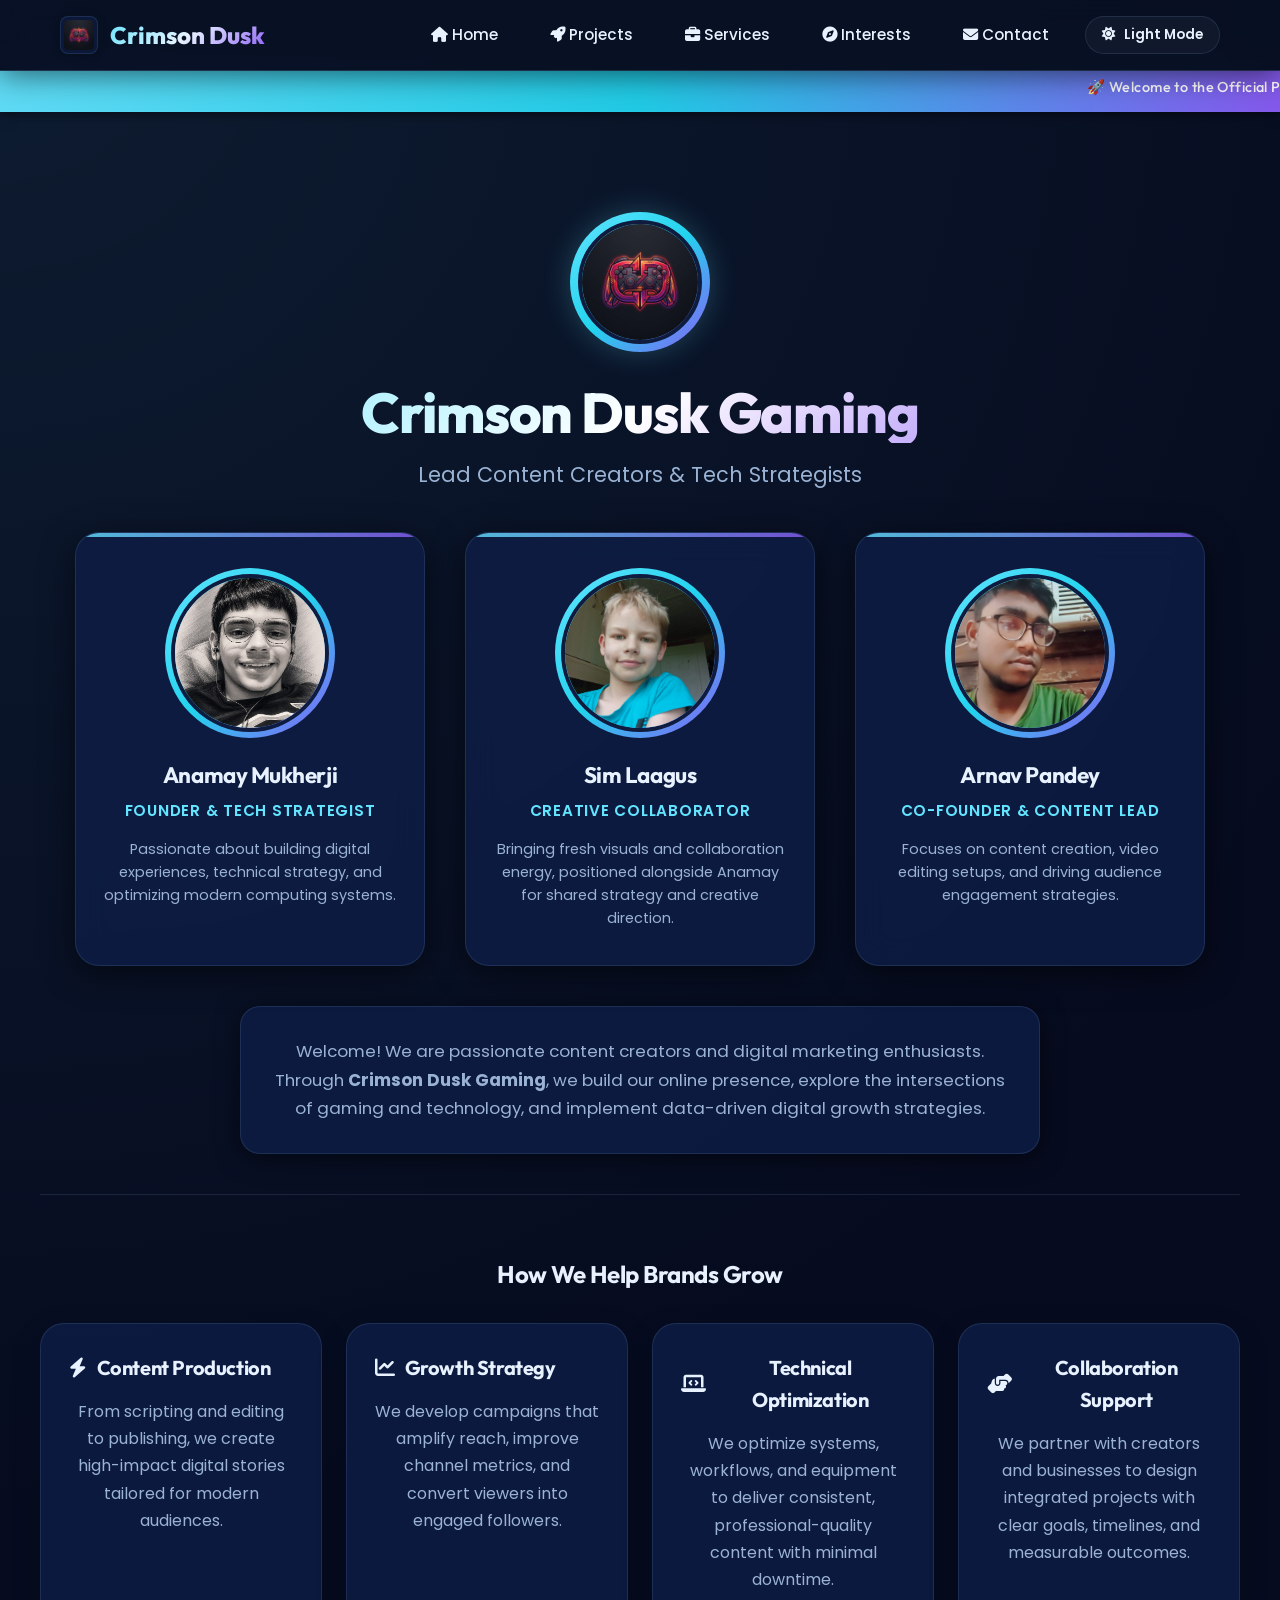
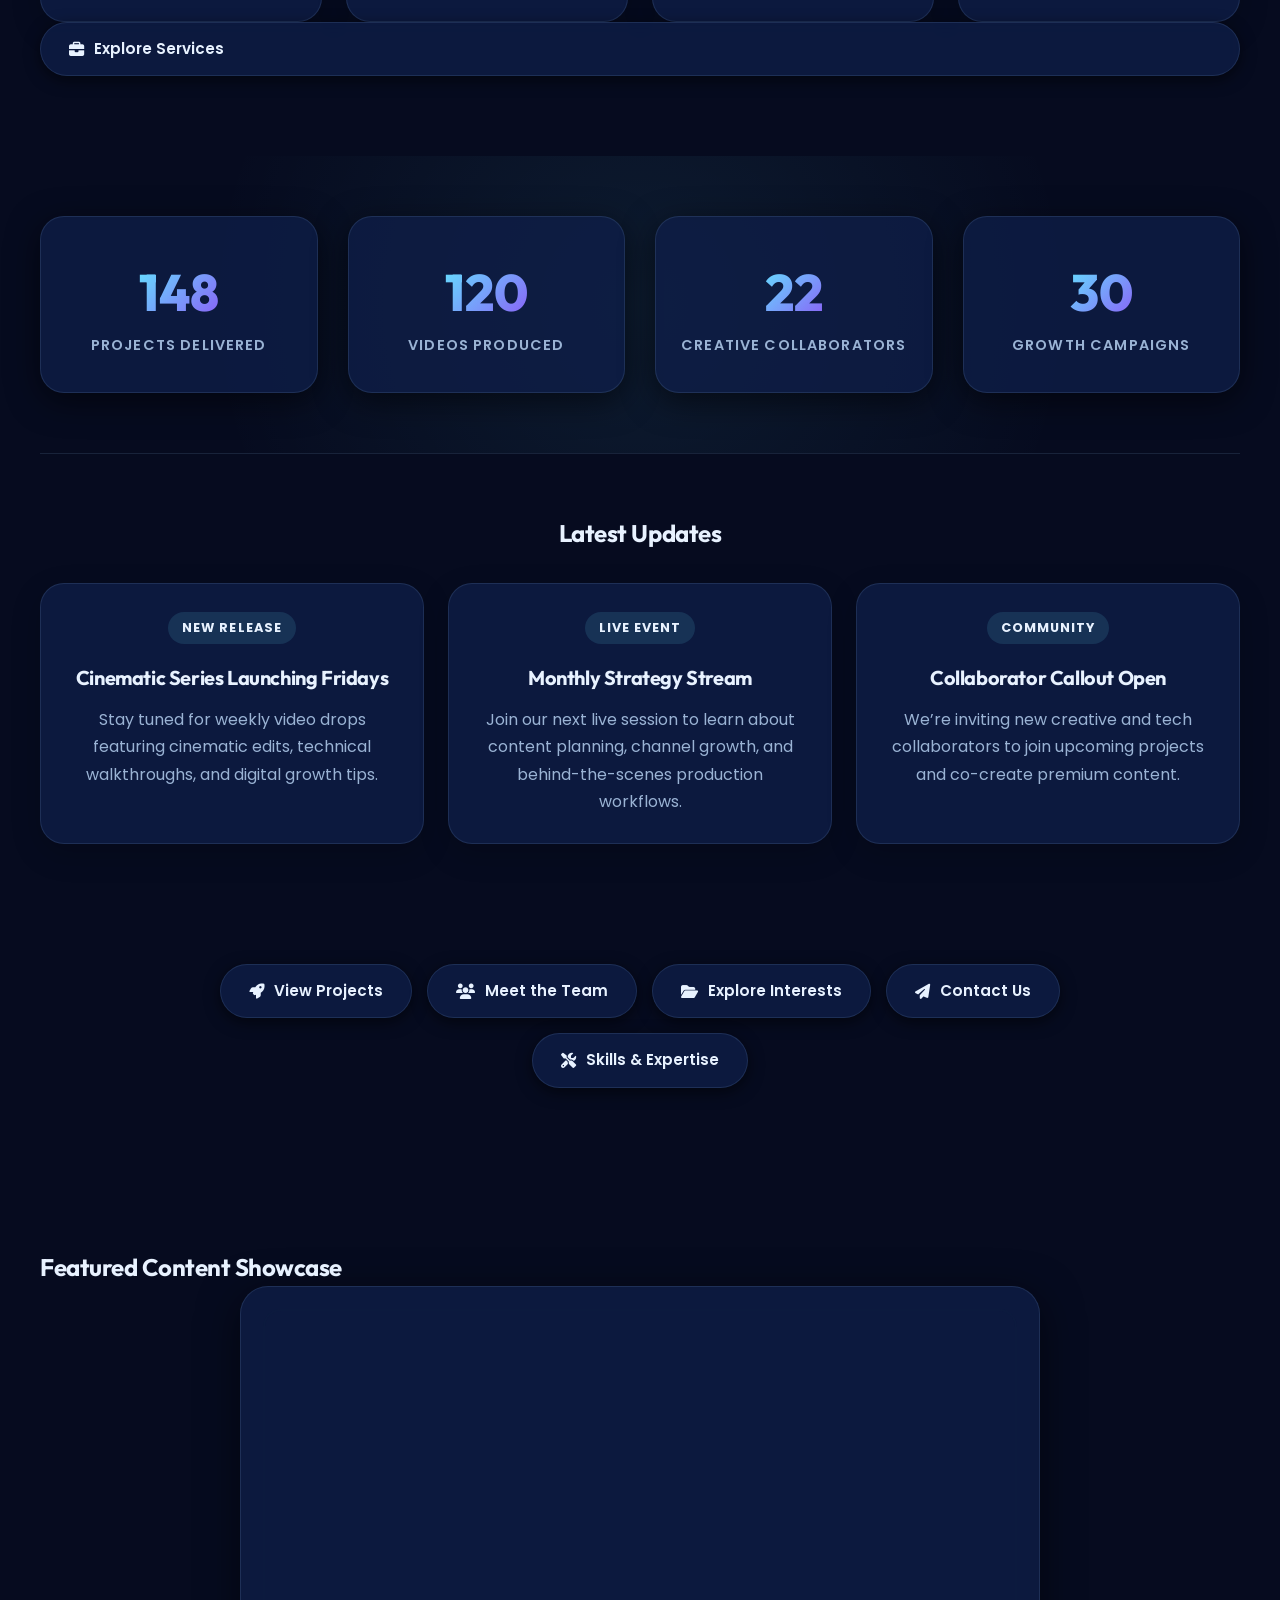
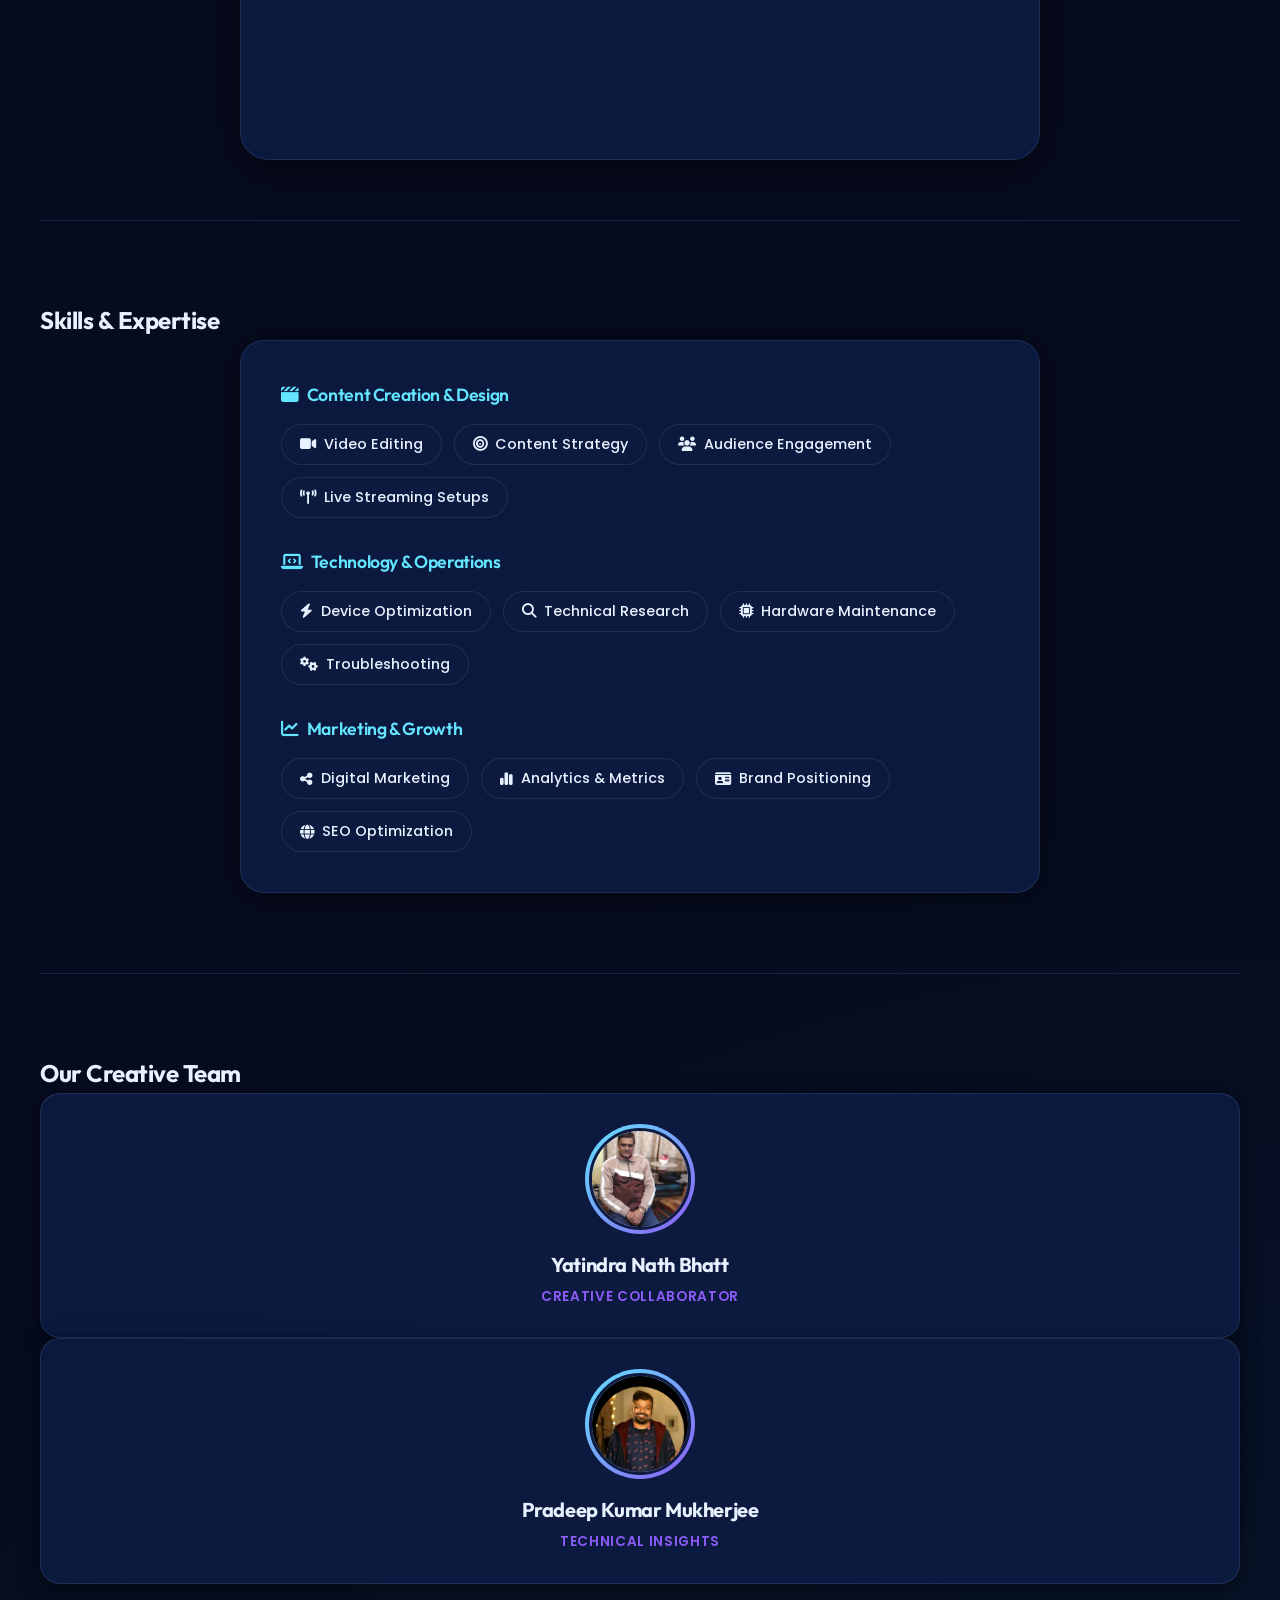
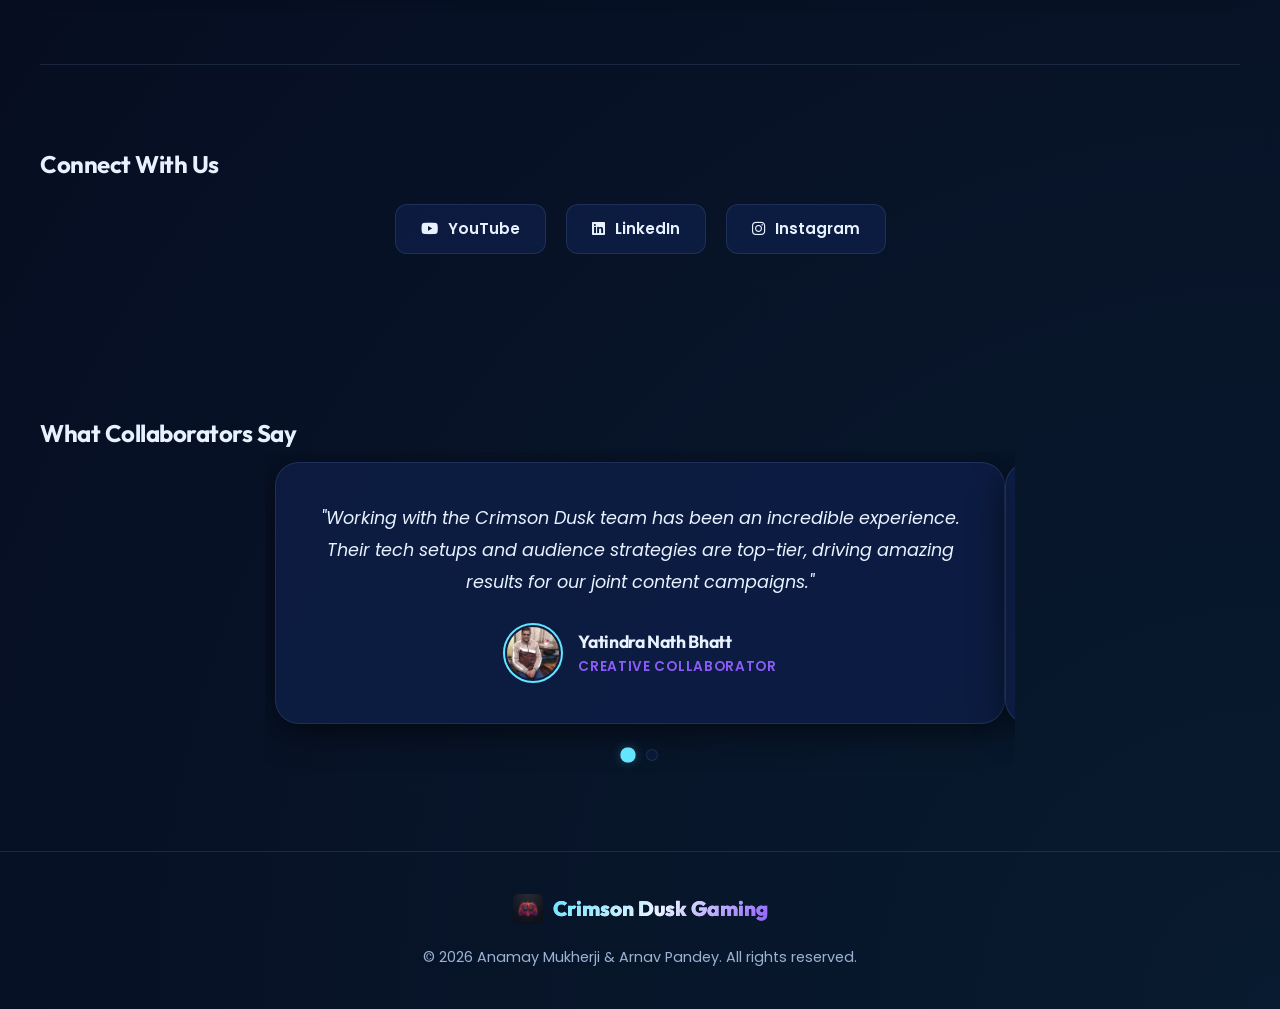
<file: index.html>
<!DOCTYPE html>
<html lang="en">

<head>
    <meta charset="UTF-8">
    <meta name="viewport" content="width=device-width, initial-scale=1.0">
    <meta name="description"
        content="Crimson Dusk Gaming Official Portfolio - Lead Content Creator & Tech Strategist. Explore projects, digital marketing, and technical strategy.">
    <meta name="author" content="Anamay Mukherji & Arnav Pandey">
    <meta name="keywords"
        content="Crimson Dusk Gaming, Gaming Channel, Content Creator, Tech Strategist, Anamay Mukherji, Arnav Pandey, Portfolio, Video Editing, Digital Marketing">
    <title>Crimson Dusk Gaming | Official Portfolio</title>
    <!-- FontAwesome Icons -->
    <link rel="stylesheet" href="https://cdnjs.cloudflare.com/ajax/libs/font-awesome/6.4.0/css/all.min.css">
    <!-- Main Stylesheet -->
    <link rel="stylesheet" href="style.css">
</head>

<body>

    <!-- Navigation Header -->
    <nav class="navbar">
        <div class="container navbar-container">
            <a href="index.html" class="brand">
                <img src="logo.png" alt="Crimson Dusk Gaming Logo" class="brand-logo">
                <span class="brand-text">Crimson Dusk</span>
            </a>
            <ul class="nav-menu">
                <li><a href="index.html" class="nav-link"><i class="fa-solid fa-house"></i> Home</a></li>
                <li><a href="projects.html" class="nav-link"><i class="fa-solid fa-rocket"></i> Projects</a></li>
                <li><a href="services.html" class="nav-link"><i class="fa-solid fa-briefcase"></i> Services</a></li>
                <li><a href="project2.html" class="nav-link"><i class="fa-solid fa-compass"></i> Interests</a></li>
                <li><a href="contact.html" class="nav-link"><i class="fa-solid fa-envelope"></i> Contact</a></li>
                <li>
                    <button id="themeToggle" class="theme-toggle-btn">
                        <i class="fa-solid fa-moon"></i> Dark Mode
                    </button>
                </li>
            </ul>
        </div>
    </nav>

    <!-- Scrolling Ticker -->
    <div class="ticker-container">
        <div class="ticker-content">
            <marquee scrollamount="8" class="ticker">
                🚀 Welcome to the Official Portfolio! | Content Creation & Tech Strategy | Digital Marketing & Gaming |
                Check out our latest project initiatives below!
            </marquee>
        </div>
    </div>

    <!-- Hero Section -->
    <header class="hero-section container">
        <div class="hero-logo-container">
            <img src="logo.png" alt="Crimson Dusk Logo" class="hero-logo-img">
        </div>
        <h1 class="hero-title">Crimson Dusk Gaming</h1>
        <p class="hero-subtitle">Lead Content Creators & Tech Strategists</p>

        <!-- Founders Section -->
        <div class="profile-grid">
            <div class="profile-card">
                <div class="profile-card-image-wrapper">
                    <img src="WhatsApp Image 2026-06-04 at 2.46.51 AM.jpeg" alt="Anamay Mukherji"
                        class="profile-card-img">
                </div>
                <h3>Anamay Mukherji</h3>
                <p class="role">Founder & Tech Strategist</p>
                <p class="bio">Passionate about building digital experiences, technical strategy, and optimizing modern
                    computing systems.</p>
            </div>
            <div class="profile-card">
                <div class="profile-card-image-wrapper">
                    <img src="WhatsApp Image 2026-06-06 at 7.03.57 PM.jpeg" alt="Sim Laggus" class="profile-card-img">
                </div>
                <h3>Sim Laagus</h3>
                <p class="role">Creative Collaborator</p>
                <p class="bio">Bringing fresh visuals and collaboration energy, positioned alongside Anamay for shared
                    strategy and creative direction.</p>
            </div>
            <div class="profile-card">
                <div class="profile-card-image-wrapper">
                    <img src="WhatsApp Image 2026-06-04 at 10.17.42 PM.jpeg" alt="Arnav Pandey"
                        class="profile-card-img">
                </div>
                <h3>Arnav Pandey</h3>
                <p class="role">Co-Founder & Content Lead</p>
                <p class="bio">Focuses on content creation, video editing setups, and driving audience engagement
                    strategies.</p>
            </div>
        </div>

        <!-- About Summary -->
        <div
            style="max-width: 800px; margin: 40px auto; background-color: var(--card-bg); border: 1px solid var(--card-border); padding: 30px; border-radius: 20px; box-shadow: 0 4px 25px var(--shadow);">
            <p style="font-size: 1.05rem; line-height: 1.7; color: var(--text-secondary);">
                Welcome! We are passionate content creators and digital marketing enthusiasts. Through <strong>Crimson
                    Dusk Gaming</strong>, we build our online presence, explore the intersections of gaming and
                technology, and implement data-driven digital growth strategies.
            </p>
        </div>

        <!-- Services Overview -->
        <section class="section-padding container services-overview">
            <h2 class="section-title">How We Help Brands Grow</h2>
            <div class="service-grid">
                <article class="service-card">
                    <h3><i class="fa-solid fa-bolt"></i> Content Production</h3>
                    <p>From scripting and editing to publishing, we create high-impact digital stories tailored for modern audiences.</p>
                </article>
                <article class="service-card">
                    <h3><i class="fa-solid fa-chart-line"></i> Growth Strategy</h3>
                    <p>We develop campaigns that amplify reach, improve channel metrics, and convert viewers into engaged followers.</p>
                </article>
                <article class="service-card">
                    <h3><i class="fa-solid fa-laptop-code"></i> Technical Optimization</h3>
                    <p>We optimize systems, workflows, and equipment to deliver consistent, professional-quality content with minimal downtime.</p>
                </article>
                <article class="service-card">
                    <h3><i class="fa-solid fa-handshake-angle"></i> Collaboration Support</h3>
                    <p>We partner with creators and businesses to design integrated projects with clear goals, timelines, and measurable outcomes.</p>
                </article>
            </div>
            <div class="services-cta">
                <a href="services.html" class="action-btn btn-blue"><i class="fa-solid fa-briefcase"></i> Explore Services</a>
            </div>
        </section>

        <!-- Performance Stats -->
        <section class="stats-section container">
            <div class="stats-grid">
                <div class="stat-card">
                    <span class="stat-number" data-target="150">0</span>
                    <p class="stat-label">Projects Delivered</p>
                </div>
                <div class="stat-card">
                    <span class="stat-number" data-target="120">0</span>
                    <p class="stat-label">Videos Produced</p>
                </div>
                <div class="stat-card">
                    <span class="stat-number" data-target="30">0</span>
                    <p class="stat-label">Creative Collaborators</p>
                </div>
                <div class="stat-card">
                    <span class="stat-number" data-target="40">0</span>
                    <p class="stat-label">Growth Campaigns</p>
                </div>
            </div>
        </section>

        <!-- Latest Updates -->
        <section class="section-padding container updates-section">
            <h2 class="section-title">Latest Updates</h2>
            <div class="updates-grid">
                <article class="update-card">
                    <span class="update-badge">New Release</span>
                    <h3>Cinematic Series Launching Fridays</h3>
                    <p>Stay tuned for weekly video drops featuring cinematic edits, technical walkthroughs, and digital growth tips.</p>
                </article>
                <article class="update-card">
                    <span class="update-badge">Live Event</span>
                    <h3>Monthly Strategy Stream</h3>
                    <p>Join our next live session to learn about content planning, channel growth, and behind-the-scenes production workflows.</p>
                </article>
                <article class="update-card">
                    <span class="update-badge">Community</span>
                    <h3>Collaborator Callout Open</h3>
                    <p>We’re inviting new creative and tech collaborators to join upcoming projects and co-create premium content.</p>
                </article>
            </div>
        </section>

        <!-- Action Grid / Navigation Buttons -->
        <div class="action-grid">
            <a href="projects.html" class="action-btn btn-saffron">
                <i class="fa-solid fa-rocket"></i> View Projects
            </a>
            <a href="team.html" class="action-btn btn-green">
                <i class="fa-solid fa-users"></i> Meet the Team
            </a>
            <a href="project2.html" class="action-btn btn-green">
                <i class="fa-solid fa-folder-open"></i> Explore Interests
            </a>
            <a href="contact.html" class="action-btn btn-blue">
                <i class="fa-solid fa-paper-plane"></i> Contact Us
            </a>
            <a href="#skills" class="action-btn btn-white">
                <i class="fa-solid fa-screwdriver-wrench"></i> Skills & Expertise
            </a>
        </div>
    </header>

    <!-- Video Showcase Section -->
    <section class="video-showcase-container container">
        <h2 class="section-title">Featured Content Showcase</h2>
        <div class="video-showcase">
            <div class="video-wrapper">
                <iframe src="https://www.youtube.com/embed/Ke1Y333uUC8" title="Crimson Dusk Gaming Featured Video"
                    allow="accelerometer; autoplay; clipboard-write; encrypted-media; gyroscope; picture-in-picture; web-share"
                    allowfullscreen></iframe>
            </div>
        </div>
    </section>

    <!-- Skills Section -->
    <section id="skills" class="section-padding container">
        <h2 class="section-title">Skills & Expertise</h2>
        <div class="skills-container">
            <div class="skills-category">
                <h3 class="skills-category-title"><i class="fa-solid fa-clapperboard"></i> Content Creation & Design
                </h3>
                <div class="skills-grid">
                    <span class="skill-badge"><i class="fa-solid fa-video"></i> Video Editing</span>
                    <span class="skill-badge"><i class="fa-solid fa-bullseye"></i> Content Strategy</span>
                    <span class="skill-badge"><i class="fa-solid fa-users"></i> Audience Engagement</span>
                    <span class="skill-badge"><i class="fa-solid fa-broadcast-tower"></i> Live Streaming Setups</span>
                </div>
            </div>

            <div class="skills-category">
                <h3 class="skills-category-title"><i class="fa-solid fa-laptop-code"></i> Technology & Operations</h3>
                <div class="skills-grid">
                    <span class="skill-badge"><i class="fa-solid fa-bolt"></i> Device Optimization</span>
                    <span class="skill-badge"><i class="fa-solid fa-magnifying-glass"></i> Technical Research</span>
                    <span class="skill-badge"><i class="fa-solid fa-microchip"></i> Hardware Maintenance</span>
                    <span class="skill-badge"><i class="fa-solid fa-gears"></i> Troubleshooting</span>
                </div>
            </div>

            <div class="skills-category">
                <h3 class="skills-category-title"><i class="fa-solid fa-chart-line"></i> Marketing & Growth</h3>
                <div class="skills-grid">
                    <span class="skill-badge"><i class="fa-solid fa-share-nodes"></i> Digital Marketing</span>
                    <span class="skill-badge"><i class="fa-solid fa-chart-simple"></i> Analytics & Metrics</span>
                    <span class="skill-badge"><i class="fa-solid fa-id-card"></i> Brand Positioning</span>
                    <span class="skill-badge"><i class="fa-solid fa-globe"></i> SEO Optimization</span>
                </div>
            </div>
        </div>
    </section>

    <!-- Creative Collaborators -->
    <section class="section-padding container">
        <h2 class="section-title">Our Creative Team</h2>
        <div class="collaborator-grid">
            <div class="collaborator-card">
                <div class="collab-img-wrapper">
                    <img src="WhatsApp Image 2026-06-04 at 3.35.36 AM.jpeg" alt="Yatindra Nath Bhatt"
                        class="collab-img">
                </div>
                <h3>Yatindra Nath Bhatt</h3>
                <p class="role">Creative Collaborator</p>
            </div>
            <div class="collaborator-card">
                <div class="collab-img-wrapper">
                    <img src="WhatsApp Image 2026-06-07 at 5.34.29 PM.jpeg" alt="Pradeep Kumar Mukherjee"
                        class="collab-img">
                </div>
                <h3>Pradeep Kumar Mukherjee</h3>
                <p class="role">Technical Insights</p>
            </div>
        </div>
    </section>

    <!-- Social Connect -->
    <section class="section-padding container" style="border-bottom: none;">
        <h2 class="section-title">Connect With Us</h2>
        <div class="social-grid">
            <a href="https://youtube.com/@crimsonduskgaming647?si=PKHKtWawF-EWZlB4" target="_blank"
                class="social-btn yt">
                <i class="fa-brands fa-youtube"></i> YouTube
            </a>
            <a href="https://www.linkedin.com/in/anamay-mukherji-0909a73ab" target="_blank" rel="noopener noreferrer" class="social-btn li">
                <i class="fa-brands fa-linkedin"></i> LinkedIn
            </a>
            <a href="https://www.instagram.com/anamay_383738" target="_blank" rel="noopener noreferrer" class="social-btn ig">
                <i class="fa-brands fa-instagram"></i> Instagram
            </a>
        </div>
    </section>

    <!-- Testimonials Section -->
    <section class="testimonials-section container">
        <h2 class="section-title">What Collaborators Say</h2>
        <div class="slider-container">
            <div class="testimonial-slider" id="testimonialSlider">
                <!-- Slide 1 -->
                <div class="testimonial-slide">
                    <p class="testimonial-quote">
                        "Working with the Crimson Dusk team has been an incredible experience. Their tech setups and
                        audience strategies are top-tier, driving amazing results for our joint content campaigns."
                    </p>
                    <div class="testimonial-author">
                        <img src="WhatsApp Image 2026-06-04 at 3.35.36 AM.jpeg" alt="Yatindra Nath Bhatt">
                        <div class="testimonial-author-info">
                            <h4>Yatindra Nath Bhatt</h4>
                            <p>Creative Collaborator</p>
                        </div>
                    </div>
                </div>
                <!-- Slide 2 -->
                <div class="testimonial-slide">
                    <p class="testimonial-quote">
                        "The technical precision and analytical optimization that Anamay and Arnav bring to the table is
                        unmatched. They don't just create content, they optimize the entire delivery pipeline."
                    </p>
                    <div class="testimonial-author">
                        <img src="WhatsApp Image 2026-06-04 at 3.36.34 AM.jpeg" alt="Pradeep Kumar Mukherjee">
                        <div class="testimonial-author-info">
                            <h4>Pradeep Kumar Mukherjee</h4>
                            <p>Technical Insights Lead</p>
                        </div>
                    </div>
                </div>
            </div>
            <!-- Slider Controls -->
            <div class="slider-controls" id="sliderControls">
                <span class="slider-dot active" data-index="0"></span>
                <span class="slider-dot" data-index="1"></span>
            </div>
        </div>
    </section>

    <!-- Footer -->
    <footer class="footer">
        <div class="container">
            <div class="footer-logo"
                style="display: inline-flex; align-items: center; gap: 10px; justify-content: center;">
                <img src="logo.png" alt="Crimson Dusk Logo" style="height: 30px; width: auto; border-radius: 5px;">
                <span class="brand-text">Crimson Dusk Gaming</span>
            </div>
            <p style="margin-top: 10px;">&copy; 2026 Anamay Mukherji & Arnav Pandey. All rights reserved.</p>
        </div>
    </footer>

    <!-- Main JavaScript -->
    <script src="script.js"></script>
</body>

</html>
</file>
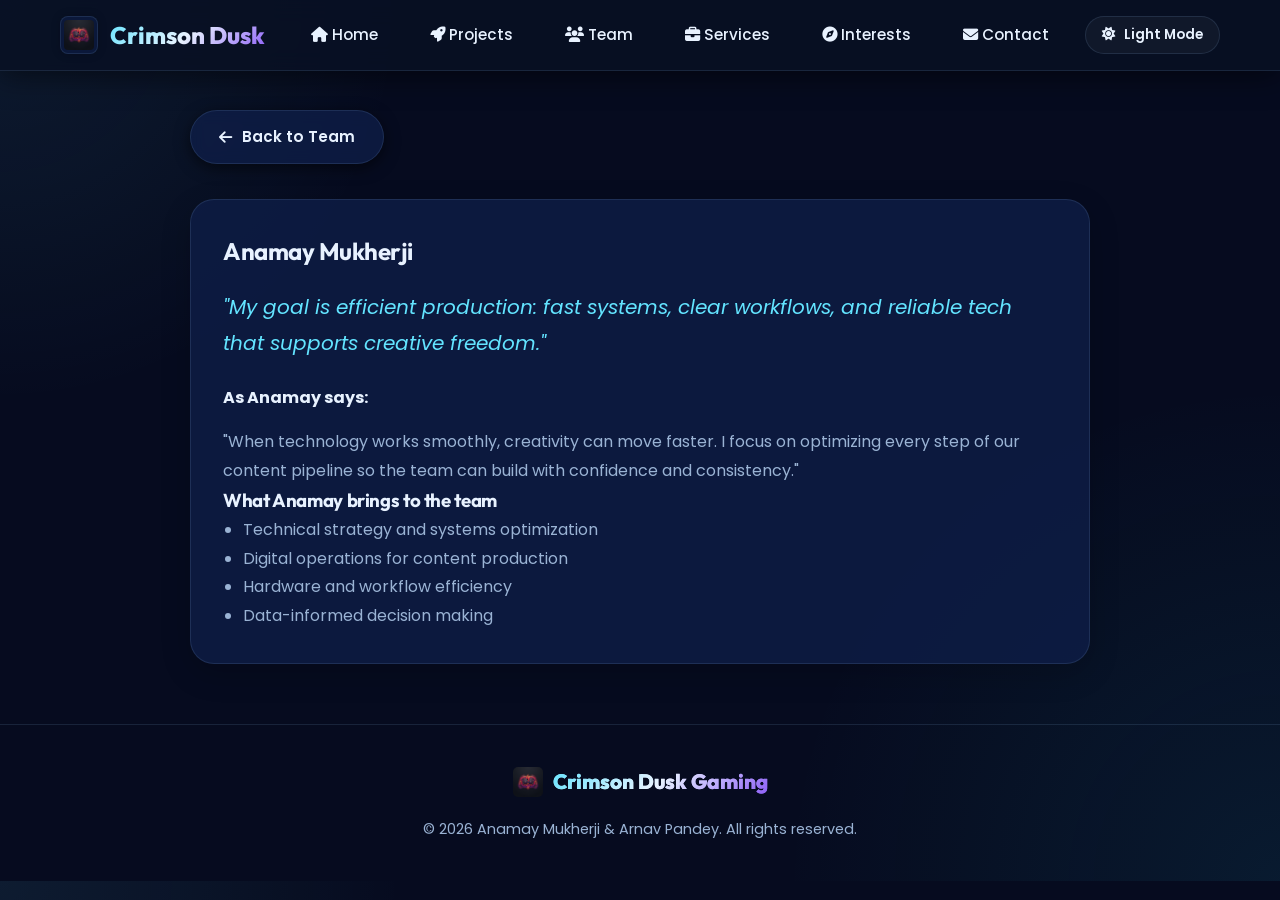
<file: anamay.html>
<!DOCTYPE html>
<html lang="en">

<head>
    <meta charset="UTF-8">
    <meta name="viewport" content="width=device-width, initial-scale=1.0">
    <meta name="description" content="Words and insights from Anamay Mukherji, founder and tech strategist at Crimson Dusk Gaming.">
    <title>Anamay Mukherji | Crimson Dusk Gaming</title>
    <link rel="stylesheet" href="https://cdnjs.cloudflare.com/ajax/libs/font-awesome/6.4.0/css/all.min.css">
    <link rel="stylesheet" href="style.css">
</head>

<body>
    <nav class="navbar">
        <div class="container navbar-container">
            <a href="index.html" class="brand">
                <img src="logo.png" alt="Crimson Dusk Gaming Logo" class="brand-logo">
                <span class="brand-text">Crimson Dusk</span>
            </a>
            <ul class="nav-menu">
                <li><a href="index.html" class="nav-link"><i class="fa-solid fa-house"></i> Home</a></li>
                <li><a href="projects.html" class="nav-link"><i class="fa-solid fa-rocket"></i> Projects</a></li>
                <li><a href="team.html" class="nav-link"><i class="fa-solid fa-users"></i> Team</a></li>
                <li><a href="services.html" class="nav-link"><i class="fa-solid fa-briefcase"></i> Services</a></li>
                <li><a href="project2.html" class="nav-link"><i class="fa-solid fa-compass"></i> Interests</a></li>
                <li><a href="contact.html" class="nav-link"><i class="fa-solid fa-envelope"></i> Contact</a></li>
                <li>
                    <button id="themeToggle" class="theme-toggle-btn">
                        <i class="fa-solid fa-moon"></i> Dark Mode
                    </button>
                </li>
            </ul>
        </div>
    </nav>

    <main class="subpage-container container profile-page">
        <div class="back-btn-container">
            <a href="team.html" class="action-btn btn-saffron" style="display: inline-flex; width: fit-content;">
                <i class="fa-solid fa-arrow-left"></i> Back to Team
            </a>
        </div>

        <section class="profile-detail-card">
            <h2>Anamay Mukherji</h2>
            <p class="profile-quote">"My goal is efficient production: fast systems, clear workflows, and reliable tech that supports creative freedom."</p>
            <p class="quote-source">As Anamay says:</p>
            <p style="color: var(--text-secondary); line-height: 1.8;">"When technology works smoothly, creativity can move faster. I focus on optimizing every step of our content pipeline so the team can build with confidence and consistency."</p>

            <h3>What Anamay brings to the team</h3>
            <ul>
                <li>Technical strategy and systems optimization</li>
                <li>Digital operations for content production</li>
                <li>Hardware and workflow efficiency</li>
                <li>Data-informed decision making</li>
            </ul>
        </section>
    </main>

    <footer class="footer">
        <div class="container">
            <div class="footer-logo" style="display: inline-flex; align-items: center; gap: 10px; justify-content: center;">
                <img src="logo.png" alt="Crimson Dusk Logo" style="height: 30px; width: auto; border-radius: 5px;">
                <span class="brand-text">Crimson Dusk Gaming</span>
            </div>
            <p style="margin-top: 10px;">&copy; 2026 Anamay Mukherji & Arnav Pandey. All rights reserved.</p>
        </div>
    </footer>

    <script src="script.js"></script>
</body>

</html>
</file>
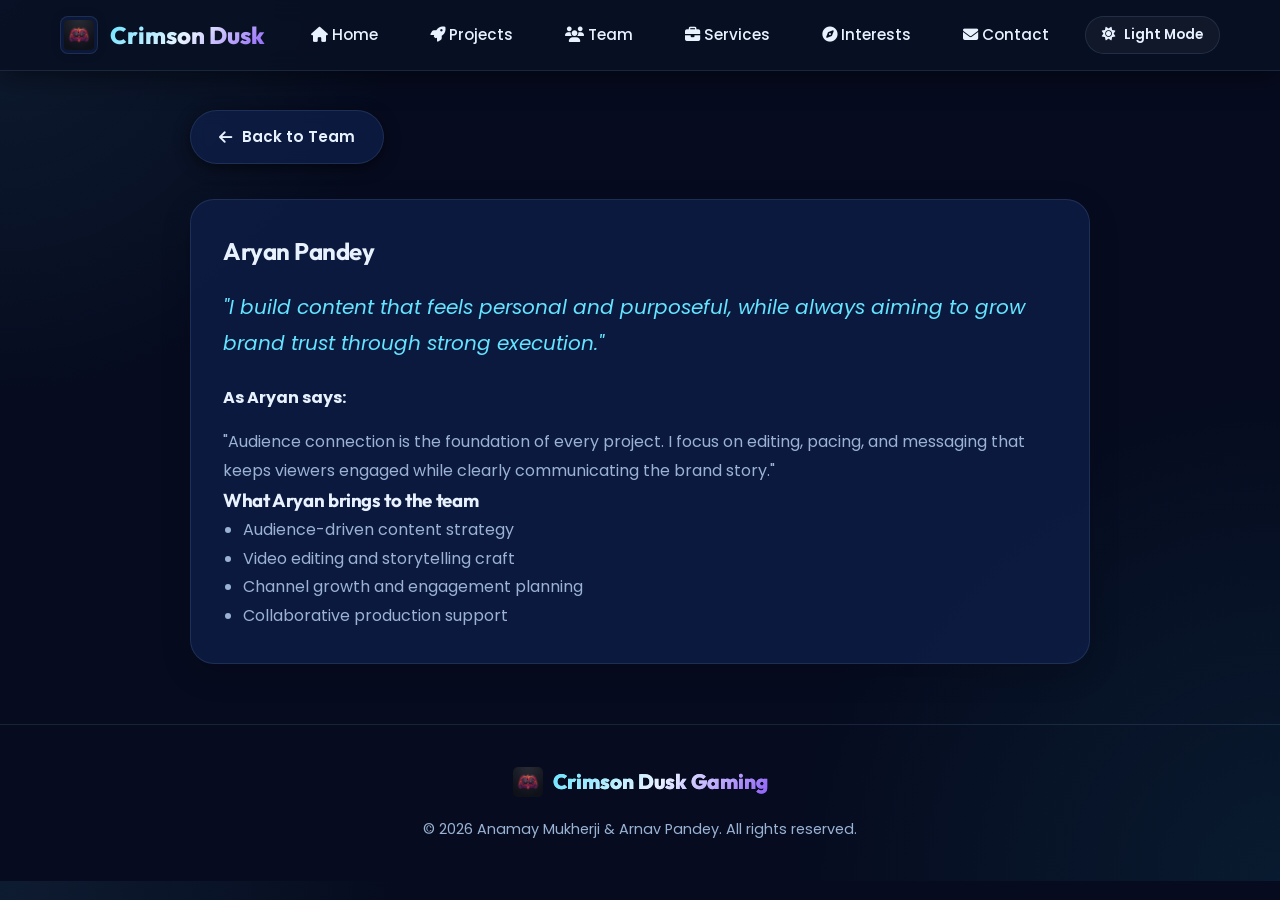
<file: aryan.html>
<!DOCTYPE html>
<html lang="en">

<head>
    <meta charset="UTF-8">
    <meta name="viewport" content="width=device-width, initial-scale=1.0">
    <meta name="description" content="Words and insights from Aryan Pandey, co-founder and content lead at Crimson Dusk Gaming.">
    <title>Aryan Pandey | Crimson Dusk Gaming</title>
    <link rel="stylesheet" href="https://cdnjs.cloudflare.com/ajax/libs/font-awesome/6.4.0/css/all.min.css">
    <link rel="stylesheet" href="style.css">
</head>

<body>
    <nav class="navbar">
        <div class="container navbar-container">
            <a href="index.html" class="brand">
                <img src="logo.png" alt="Crimson Dusk Gaming Logo" class="brand-logo">
                <span class="brand-text">Crimson Dusk</span>
            </a>
            <ul class="nav-menu">
                <li><a href="index.html" class="nav-link"><i class="fa-solid fa-house"></i> Home</a></li>
                <li><a href="projects.html" class="nav-link"><i class="fa-solid fa-rocket"></i> Projects</a></li>
                <li><a href="team.html" class="nav-link"><i class="fa-solid fa-users"></i> Team</a></li>
                <li><a href="services.html" class="nav-link"><i class="fa-solid fa-briefcase"></i> Services</a></li>
                <li><a href="project2.html" class="nav-link"><i class="fa-solid fa-compass"></i> Interests</a></li>
                <li><a href="contact.html" class="nav-link"><i class="fa-solid fa-envelope"></i> Contact</a></li>
                <li>
                    <button id="themeToggle" class="theme-toggle-btn">
                        <i class="fa-solid fa-moon"></i> Dark Mode
                    </button>
                </li>
            </ul>
        </div>
    </nav>

    <main class="subpage-container container profile-page">
        <div class="back-btn-container">
            <a href="team.html" class="action-btn btn-saffron" style="display: inline-flex; width: fit-content;">
                <i class="fa-solid fa-arrow-left"></i> Back to Team
            </a>
        </div>

        <section class="profile-detail-card">
            <h2>Aryan Pandey</h2>
            <p class="profile-quote">"I build content that feels personal and purposeful, while always aiming to grow brand trust through strong execution."</p>
            <p class="quote-source">As Aryan says:</p>
            <p style="color: var(--text-secondary); line-height: 1.8;">"Audience connection is the foundation of every project. I focus on editing, pacing, and messaging that keeps viewers engaged while clearly communicating the brand story."</p>

            <h3>What Aryan brings to the team</h3>
            <ul>
                <li>Audience-driven content strategy</li>
                <li>Video editing and storytelling craft</li>
                <li>Channel growth and engagement planning</li>
                <li>Collaborative production support</li>
            </ul>
        </section>
    </main>

    <footer class="footer">
        <div class="container">
            <div class="footer-logo" style="display: inline-flex; align-items: center; gap: 10px; justify-content: center;">
                <img src="logo.png" alt="Crimson Dusk Logo" style="height: 30px; width: auto; border-radius: 5px;">
                <span class="brand-text">Crimson Dusk Gaming</span>
            </div>
            <p style="margin-top: 10px;">&copy; 2026 Anamay Mukherji & Arnav Pandey. All rights reserved.</p>
        </div>
    </footer>

    <script src="script.js"></script>
</body>

</html>
</file>
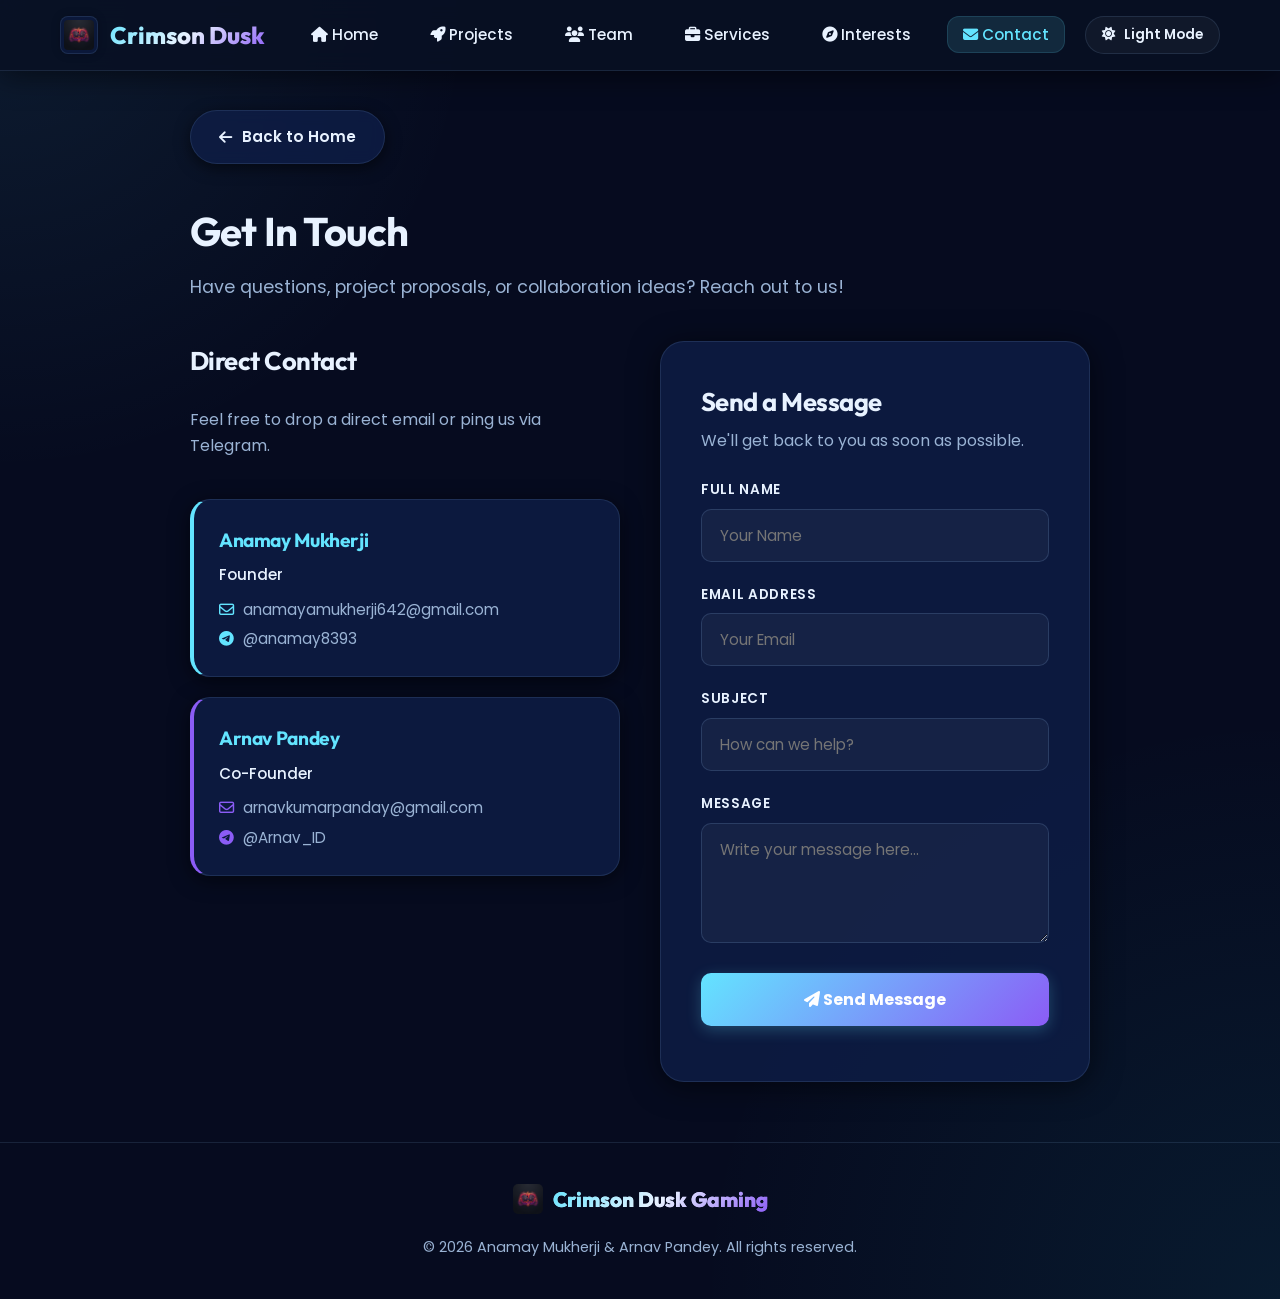
<file: contact.html>
<!DOCTYPE html>
<html lang="en">

<head>
    <meta charset="UTF-8">
    <meta name="viewport" content="width=device-width, initial-scale=1.0">
    <meta name="description"
        content="Contact the Crimson Dusk Gaming team - Anamay Mukherji & Arnav Pandey. Send a message or connect directly.">
    <title>Contact Us | Crimson Dusk Gaming</title>
    <!-- FontAwesome Icons -->
    <link rel="stylesheet" href="https://cdnjs.cloudflare.com/ajax/libs/font-awesome/6.4.0/css/all.min.css">
    <!-- Main Stylesheet -->
    <link rel="stylesheet" href="style.css">
</head>

<body>

    <!-- Navigation Header -->
    <nav class="navbar">
        <div class="container navbar-container">
            <a href="index.html" class="brand">
                <img src="logo.png" alt="Crimson Dusk Gaming Logo" class="brand-logo">
                <span class="brand-text">Crimson Dusk</span>
            </a>
            <ul class="nav-menu">
                <li><a href="index.html" class="nav-link"><i class="fa-solid fa-house"></i> Home</a></li>
                <li><a href="projects.html" class="nav-link"><i class="fa-solid fa-rocket"></i> Projects</a></li>
                <li><a href="team.html" class="nav-link"><i class="fa-solid fa-users"></i> Team</a></li>
                <li><a href="services.html" class="nav-link"><i class="fa-solid fa-briefcase"></i> Services</a></li>
                <li><a href="project2.html" class="nav-link"><i class="fa-solid fa-compass"></i> Interests</a></li>
                <li><a href="contact.html" class="nav-link active"><i class="fa-solid fa-envelope"></i> Contact</a></li>
                <li>
                    <button id="themeToggle" class="theme-toggle-btn">
                        <i class="fa-solid fa-moon"></i> Dark Mode
                    </button>
                </li>
            </ul>
        </div>
    </nav>

    <!-- Subpage Container -->
    <main class="subpage-container container">

        <!-- Back Button -->
        <div class="back-btn-container">
            <a href="index.html" class="action-btn btn-saffron" style="display: inline-flex; width: fit-content;">
                <i class="fa-solid fa-arrow-left"></i> Back to Home
            </a>
        </div>

        <h1 class="section-title" style="text-align: left; margin-bottom: 10px; font-size: 2.5rem;">Get In Touch</h1>
        <p style="color: var(--text-secondary); margin-bottom: 40px; font-size: 1.1rem;">Have questions, project
            proposals, or collaboration ideas? Reach out to us!</p>

        <!-- Contact Grid -->
        <div class="contact-grid">

            <!-- Column 1: Info Cards -->
            <div class="contact-info-panel">
                <h2 style="font-family: var(--font-heading); font-size: 1.6rem; margin-bottom: 5px;">Direct Contact</h2>
                <p style="color: var(--text-secondary); margin-bottom: 20px;">Feel free to drop a direct email or ping
                    us via Telegram.</p>

                <!-- Anamay Card -->
                <div class="info-card" style="border-left: 4px solid var(--accent-saffron);">
                    <h3>Anamay Mukherji</h3>
                    <p style="font-weight: 500; color: var(--text-primary); margin-bottom: 10px;">Founder</p>
                    <p><i class="fa-regular fa-envelope" style="width: 20px; color: var(--accent-saffron);"></i>
                        anamayamukherji642@gmail.com</p>
                    <p><i class="fa-brands fa-telegram" style="width: 20px; color: var(--accent-saffron);"></i>
                        @anamay8393</p>
                </div>

                <!-- Arnav Card -->
                <div class="info-card" style="border-left: 4px solid var(--accent-green);">
                    <h3>Arnav Pandey</h3>
                    <p style="font-weight: 500; color: var(--text-primary); margin-bottom: 10px;">Co-Founder</p>
                    <p><i class="fa-regular fa-envelope" style="width: 20px; color: var(--accent-green);"></i>
                        arnavkumarpanday@gmail.com</p>
                    <p><i class="fa-brands fa-telegram" style="width: 20px; color: var(--accent-green);"></i> @Arnav_ID
                    </p>
                </div>
            </div>

            <!-- Column 2: Netlify Form -->
            <div class="contact-form-panel">
                <h2 style="font-family: var(--font-heading); font-size: 1.6rem; margin-bottom: 5px; text-align: left;">
                    Send a Message</h2>
                <p style="color: var(--text-secondary); margin-bottom: 25px; text-align: left;">We'll get back to you as
                    soon as possible.</p>

                <form id="contactForm" name="contact" method="POST" data-netlify="true">
                    <!-- Netlify Form Name Identifier -->
                    <input type="hidden" name="form-name" value="contact">

                    <div class="form-group">
                        <label for="name" class="form-label">Full Name</label>
                        <input type="text" id="name" name="name" class="form-control" placeholder="Your Name" required>
                    </div>

                    <div class="form-group">
                        <label for="email" class="form-label">Email Address</label>
                        <input type="email" id="email" name="email" class="form-control" placeholder="Your Email"
                            required>
                    </div>

                    <div class="form-group">
                        <label for="subject" class="form-label">Subject</label>
                        <input type="text" id="subject" name="subject" class="form-control"
                            placeholder="How can we help?" required>
                    </div>

                    <div class="form-group">
                        <label for="message" class="form-label">Message</label>
                        <textarea id="message" name="message" class="form-control"
                            placeholder="Write your message here..." required></textarea>
                    </div>

                    <button type="submit" class="submit-btn">
                        <i class="fa-solid fa-paper-plane"></i> Send Message
                    </button>

                    <div id="formStatus" class="form-status"></div>
                </form>
            </div>

        </div>
    </main>

    <!-- Footer -->
    <footer class="footer">
        <div class="container">
            <div class="footer-logo"
                style="display: inline-flex; align-items: center; gap: 10px; justify-content: center;">
                <img src="logo.png" alt="Crimson Dusk Logo" style="height: 30px; width: auto; border-radius: 5px;">
                <span class="brand-text">Crimson Dusk Gaming</span>
            </div>
            <p style="margin-top: 10px;">&copy; 2026 Anamay Mukherji & Arnav Pandey. All rights reserved.</p>
        </div>
    </footer>

    <!-- Main JavaScript -->
    <script src="script.js"></script>
</body>

</html>
</file>
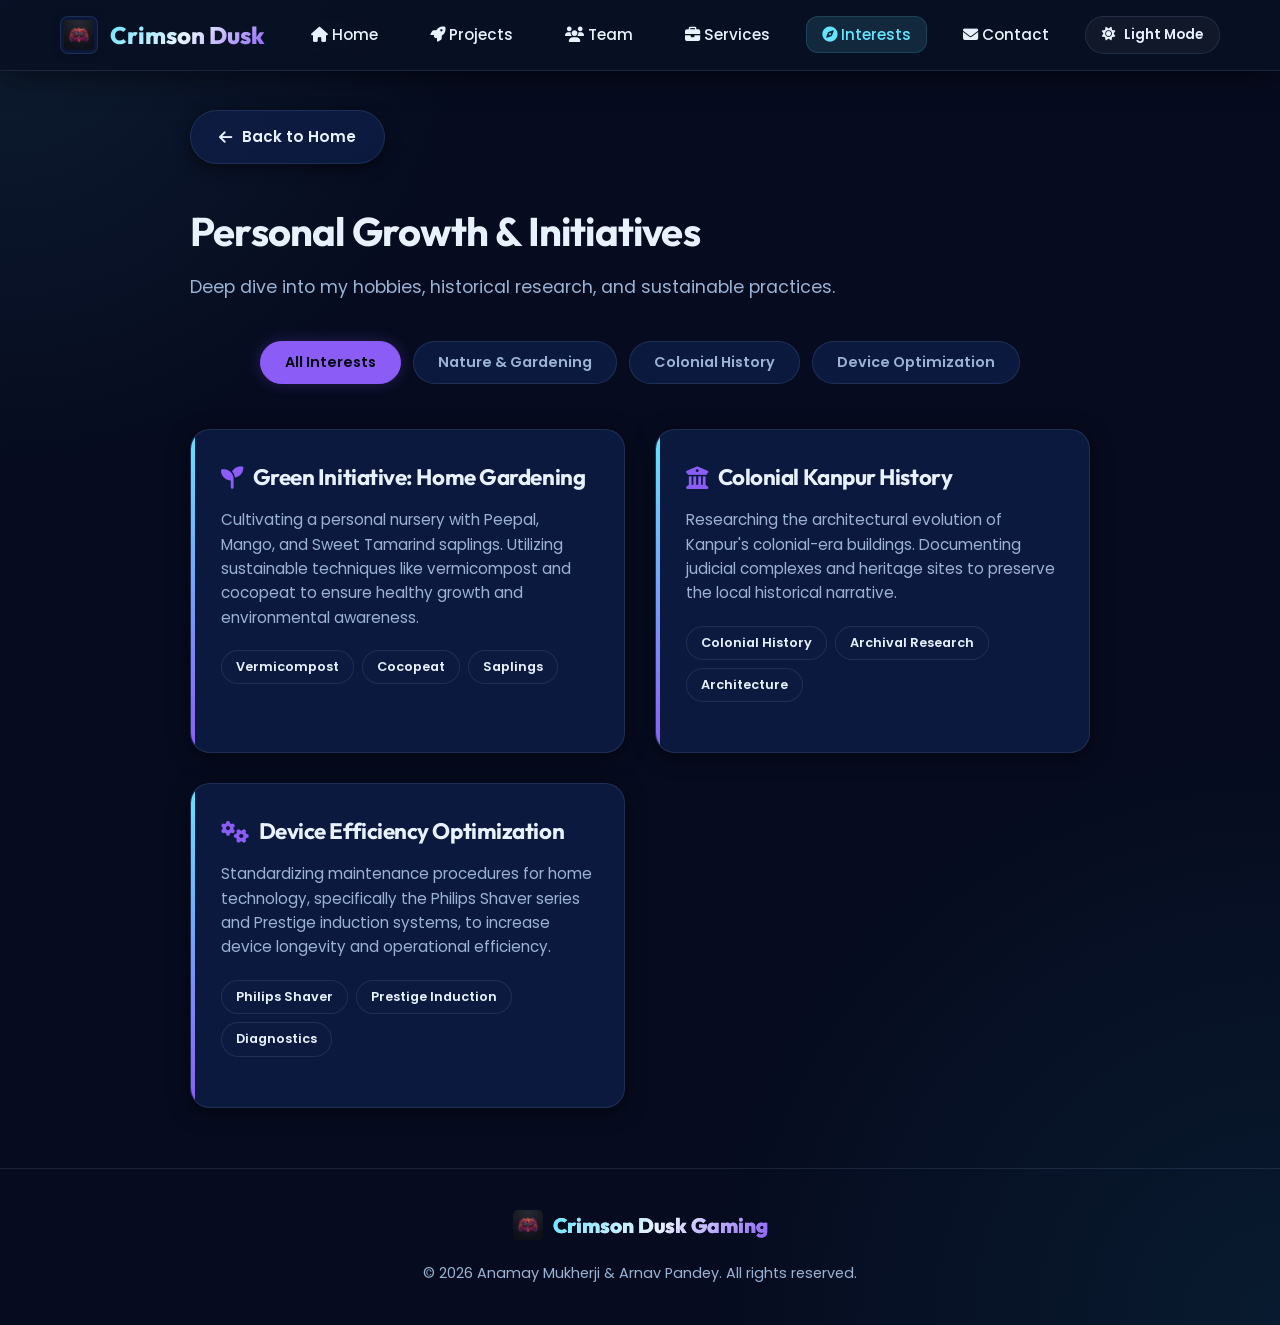
<file: project2.html>
<!DOCTYPE html>
<html lang="en">

<head>
    <meta charset="UTF-8">
    <meta name="viewport" content="width=device-width, initial-scale=1.0">
    <meta name="description"
        content="Personal Growth & Initiatives by Crimson Dusk Gaming - gardening, local history research, and device optimization.">
    <title>Personal Growth & Initiatives | Crimson Dusk Gaming</title>
    <!-- FontAwesome Icons -->
    <link rel="stylesheet" href="https://cdnjs.cloudflare.com/ajax/libs/font-awesome/6.4.0/css/all.min.css">
    <!-- Main Stylesheet -->
    <link rel="stylesheet" href="style.css">
</head>

<body>

    <!-- Navigation Header -->
    <nav class="navbar">
        <div class="container navbar-container">
            <a href="index.html" class="brand">
                <img src="logo.png" alt="Crimson Dusk Gaming Logo" class="brand-logo">
                <span class="brand-text">Crimson Dusk</span>
            </a>
            <ul class="nav-menu">
                <li><a href="index.html" class="nav-link"><i class="fa-solid fa-house"></i> Home</a></li>
                <li><a href="projects.html" class="nav-link"><i class="fa-solid fa-rocket"></i> Projects</a></li>
                <li><a href="team.html" class="nav-link"><i class="fa-solid fa-users"></i> Team</a></li>
                <li><a href="services.html" class="nav-link"><i class="fa-solid fa-briefcase"></i> Services</a></li>
                <li><a href="project2.html" class="nav-link active"><i class="fa-solid fa-compass"></i> Interests</a>
                </li>
                <li><a href="contact.html" class="nav-link"><i class="fa-solid fa-envelope"></i> Contact</a></li>
                <li>
                    <button id="themeToggle" class="theme-toggle-btn">
                        <i class="fa-solid fa-moon"></i> Dark Mode
                    </button>
                </li>
            </ul>
        </div>
    </nav>

    <!-- Subpage Container -->
    <main class="subpage-container container">

        <!-- Back Button -->
        <div class="back-btn-container">
            <a href="index.html" class="action-btn btn-saffron" style="display: inline-flex; width: fit-content;">
                <i class="fa-solid fa-arrow-left"></i> Back to Home
            </a>
        </div>

        <h1 class="section-title" style="text-align: left; margin-bottom: 10px; font-size: 2.5rem;">Personal Growth &
            Initiatives</h1>
        <p style="color: var(--text-secondary); margin-bottom: 40px; font-size: 1.1rem;">Deep dive into my hobbies,
            historical research, and sustainable practices.</p>

        <!-- Filter controls -->
        <div class="filter-container">
            <button class="filter-btn active" data-filter="all">All Interests</button>
            <button class="filter-btn" data-filter="nature">Nature & Gardening</button>
            <button class="filter-btn" data-filter="history">Colonial History</button>
            <button class="filter-btn" data-filter="tech">Device Optimization</button>
        </div>

        <!-- Interests List Grid -->
        <div class="project-list-grid" id="interestsGrid">

            <!-- Topic 1: Gardening -->
            <div class="project-card" data-category="nature">
                <h3><i class="fa-solid fa-seedling" style="color: var(--accent-green);"></i> Green Initiative: Home
                    Gardening</h3>
                <p style="margin-bottom: 20px;">Cultivating a personal nursery with Peepal, Mango, and Sweet Tamarind
                    saplings. Utilizing sustainable techniques like vermicompost and cocopeat to ensure healthy growth
                    and environmental awareness.</p>
                <div class="tech-tag-list">
                    <span class="tech-tag">Vermicompost</span>
                    <span class="tech-tag">Cocopeat</span>
                    <span class="tech-tag">Saplings</span>
                </div>
            </div>

            <!-- Topic 2: History -->
            <div class="project-card" data-category="history">
                <h3><i class="fa-solid fa-building-columns" style="color: var(--accent-green);"></i> Colonial Kanpur
                    History</h3>
                <p style="margin-bottom: 20px;">Researching the architectural evolution of Kanpur's colonial-era
                    buildings. Documenting judicial complexes and heritage sites to preserve the local historical
                    narrative.</p>
                <div class="tech-tag-list">
                    <span class="tech-tag">Colonial History</span>
                    <span class="tech-tag">Archival Research</span>
                    <span class="tech-tag">Architecture</span>
                </div>
            </div>

            <!-- Topic 3: Tech -->
            <div class="project-card" data-category="tech">
                <h3><i class="fa-solid fa-gears" style="color: var(--accent-green);"></i> Device Efficiency Optimization
                </h3>
                <p style="margin-bottom: 20px;">Standardizing maintenance procedures for home technology, specifically
                    the Philips Shaver series and Prestige induction systems, to increase device longevity and
                    operational efficiency.</p>
                <div class="tech-tag-list">
                    <span class="tech-tag">Philips Shaver</span>
                    <span class="tech-tag">Prestige Induction</span>
                    <span class="tech-tag">Diagnostics</span>
                </div>
            </div>

        </div>
    </main>

    <!-- Footer -->
    <footer class="footer">
        <div class="container">
            <div class="footer-logo"
                style="display: inline-flex; align-items: center; gap: 10px; justify-content: center;">
                <img src="logo.png" alt="Crimson Dusk Logo" style="height: 30px; width: auto; border-radius: 5px;">
                <span class="brand-text">Crimson Dusk Gaming</span>
            </div>
            <p style="margin-top: 10px;">&copy; 2026 Anamay Mukherji & Arnav Pandey. All rights reserved.</p>
        </div>
    </footer>

    <!-- Main JavaScript -->
    <script src="script.js"></script>
</body>

</html>
</file>
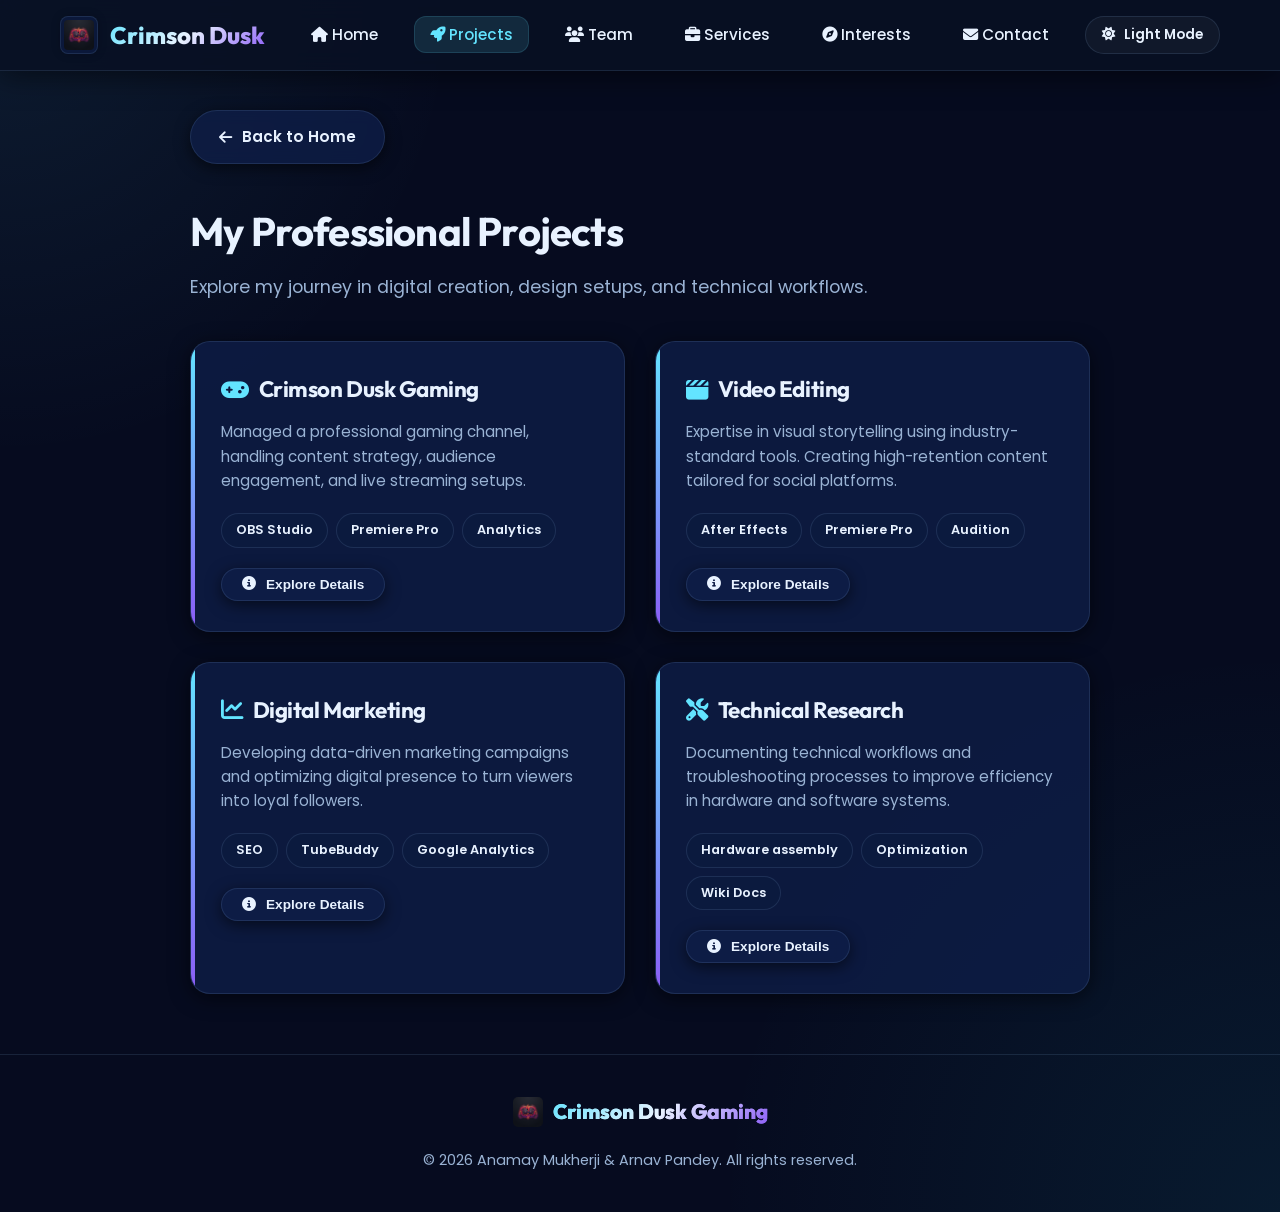
<file: projects.html>
<!DOCTYPE html>
<html lang="en">

<head>
    <meta charset="UTF-8">
    <meta name="viewport" content="width=device-width, initial-scale=1.0">
    <meta name="description"
        content="Explore professional projects by Crimson Dusk Gaming - content creation, video editing, digital marketing, and technical research.">
    <title>Professional Projects | Crimson Dusk Gaming</title>
    <!-- FontAwesome Icons -->
    <link rel="stylesheet" href="https://cdnjs.cloudflare.com/ajax/libs/font-awesome/6.4.0/css/all.min.css">
    <!-- Main Stylesheet -->
    <link rel="stylesheet" href="style.css">
</head>

<body>

    <!-- Navigation Header -->
    <nav class="navbar">
        <div class="container navbar-container">
            <a href="index.html" class="brand">
                <img src="logo.png" alt="Crimson Dusk Gaming Logo" class="brand-logo">
                <span class="brand-text">Crimson Dusk</span>
            </a>
            <ul class="nav-menu">
                <li><a href="index.html" class="nav-link"><i class="fa-solid fa-house"></i> Home</a></li>
                <li><a href="projects.html" class="nav-link active"><i class="fa-solid fa-rocket"></i> Projects</a></li>
                <li><a href="team.html" class="nav-link"><i class="fa-solid fa-users"></i> Team</a></li>
                <li><a href="services.html" class="nav-link"><i class="fa-solid fa-briefcase"></i> Services</a></li>
                <li><a href="project2.html" class="nav-link"><i class="fa-solid fa-compass"></i> Interests</a></li>
                <li><a href="contact.html" class="nav-link"><i class="fa-solid fa-envelope"></i> Contact</a></li>
                <li>
                    <button id="themeToggle" class="theme-toggle-btn">
                        <i class="fa-solid fa-moon"></i> Dark Mode
                    </button>
                </li>
            </ul>
        </div>
    </nav>

    <!-- Projects Subpage Container -->
    <main class="subpage-container container">

        <!-- Back Button -->
        <div class="back-btn-container">
            <a href="index.html" class="action-btn btn-saffron" style="display: inline-flex; width: fit-content;">
                <i class="fa-solid fa-arrow-left"></i> Back to Home
            </a>
        </div>

        <h1 class="section-title" style="text-align: left; margin-bottom: 10px; font-size: 2.5rem;">My Professional
            Projects</h1>
        <p style="color: var(--text-secondary); margin-bottom: 40px; font-size: 1.1rem;">Explore my journey in digital
            creation, design setups, and technical workflows.</p>

        <!-- Projects List -->
        <div class="project-list-grid">

            <!-- Project 1 -->
            <div class="project-card" data-project-id="gaming">
                <h3><i class="fa-solid fa-gamepad" style="color: var(--accent-saffron);"></i> Crimson Dusk Gaming</h3>
                <p style="margin-bottom: 20px;">Managed a professional gaming channel, handling content strategy,
                    audience engagement, and live streaming setups.</p>
                <div class="tech-tag-list" style="margin-bottom: 20px;">
                    <span class="tech-tag">OBS Studio</span>
                    <span class="tech-tag">Premiere Pro</span>
                    <span class="tech-tag">Analytics</span>
                </div>
                <button class="action-btn btn-saffron open-project-btn"
                    style="padding: 8px 20px; font-size: 0.85rem; cursor: pointer; border-radius: 30px;">
                    <i class="fa-solid fa-circle-info"></i> Explore Details
                </button>
            </div>

            <!-- Project 2 -->
            <div class="project-card" data-project-id="editing">
                <h3><i class="fa-solid fa-clapperboard" style="color: var(--accent-saffron);"></i> Video Editing</h3>
                <p style="margin-bottom: 20px;">Expertise in visual storytelling using industry-standard tools. Creating
                    high-retention content tailored for social platforms.</p>
                <div class="tech-tag-list" style="margin-bottom: 20px;">
                    <span class="tech-tag">After Effects</span>
                    <span class="tech-tag">Premiere Pro</span>
                    <span class="tech-tag">Audition</span>
                </div>
                <button class="action-btn btn-saffron open-project-btn"
                    style="padding: 8px 20px; font-size: 0.85rem; cursor: pointer; border-radius: 30px;">
                    <i class="fa-solid fa-circle-info"></i> Explore Details
                </button>
            </div>

            <!-- Project 3 -->
            <div class="project-card" data-project-id="marketing">
                <h3><i class="fa-solid fa-chart-line" style="color: var(--accent-saffron);"></i> Digital Marketing</h3>
                <p style="margin-bottom: 20px;">Developing data-driven marketing campaigns and optimizing digital
                    presence to turn viewers into loyal followers.</p>
                <div class="tech-tag-list" style="margin-bottom: 20px;">
                    <span class="tech-tag">SEO</span>
                    <span class="tech-tag">TubeBuddy</span>
                    <span class="tech-tag">Google Analytics</span>
                </div>
                <button class="action-btn btn-saffron open-project-btn"
                    style="padding: 8px 20px; font-size: 0.85rem; cursor: pointer; border-radius: 30px;">
                    <i class="fa-solid fa-circle-info"></i> Explore Details
                </button>
            </div>

            <!-- Project 4 -->
            <div class="project-card" data-project-id="research">
                <h3><i class="fa-solid fa-screwdriver-wrench" style="color: var(--accent-saffron);"></i> Technical
                    Research</h3>
                <p style="margin-bottom: 20px;">Documenting technical workflows and troubleshooting processes to improve
                    efficiency in hardware and software systems.</p>
                <div class="tech-tag-list" style="margin-bottom: 20px;">
                    <span class="tech-tag">Hardware assembly</span>
                    <span class="tech-tag">Optimization</span>
                    <span class="tech-tag">Wiki Docs</span>
                </div>
                <button class="action-btn btn-saffron open-project-btn"
                    style="padding: 8px 20px; font-size: 0.85rem; cursor: pointer; border-radius: 30px;">
                    <i class="fa-solid fa-circle-info"></i> Explore Details
                </button>
            </div>

        </div>
    </main>

    <!-- Project Details Modal -->
    <div class="modal" id="projectModal">
        <div class="modal-content">
            <button class="modal-close" id="modalClose">&times;</button>
            <div class="modal-header">
                <h3 class="modal-title" id="modalTitle">Project Title</h3>
                <span class="modal-subtitle" id="modalSubtitle">Sub-category</span>
            </div>
            <div class="modal-body" id="modalBody">
                <!-- Injected dynamically via script.js -->
            </div>
        </div>
    </div>

    <!-- Footer -->
    <footer class="footer">
        <div class="container">
            <div class="footer-logo"
                style="display: inline-flex; align-items: center; gap: 10px; justify-content: center;">
                <img src="logo.png" alt="Crimson Dusk Logo" style="height: 30px; width: auto; border-radius: 5px;">
                <span class="brand-text">Crimson Dusk Gaming</span>
            </div>
            <p style="margin-top: 10px;">&copy; 2026 Anamay Mukherji & Arnav Pandey. All rights reserved.</p>
        </div>
    </footer>

    <!-- Main JavaScript -->
    <script src="script.js"></script>
</body>

</html>
</file>
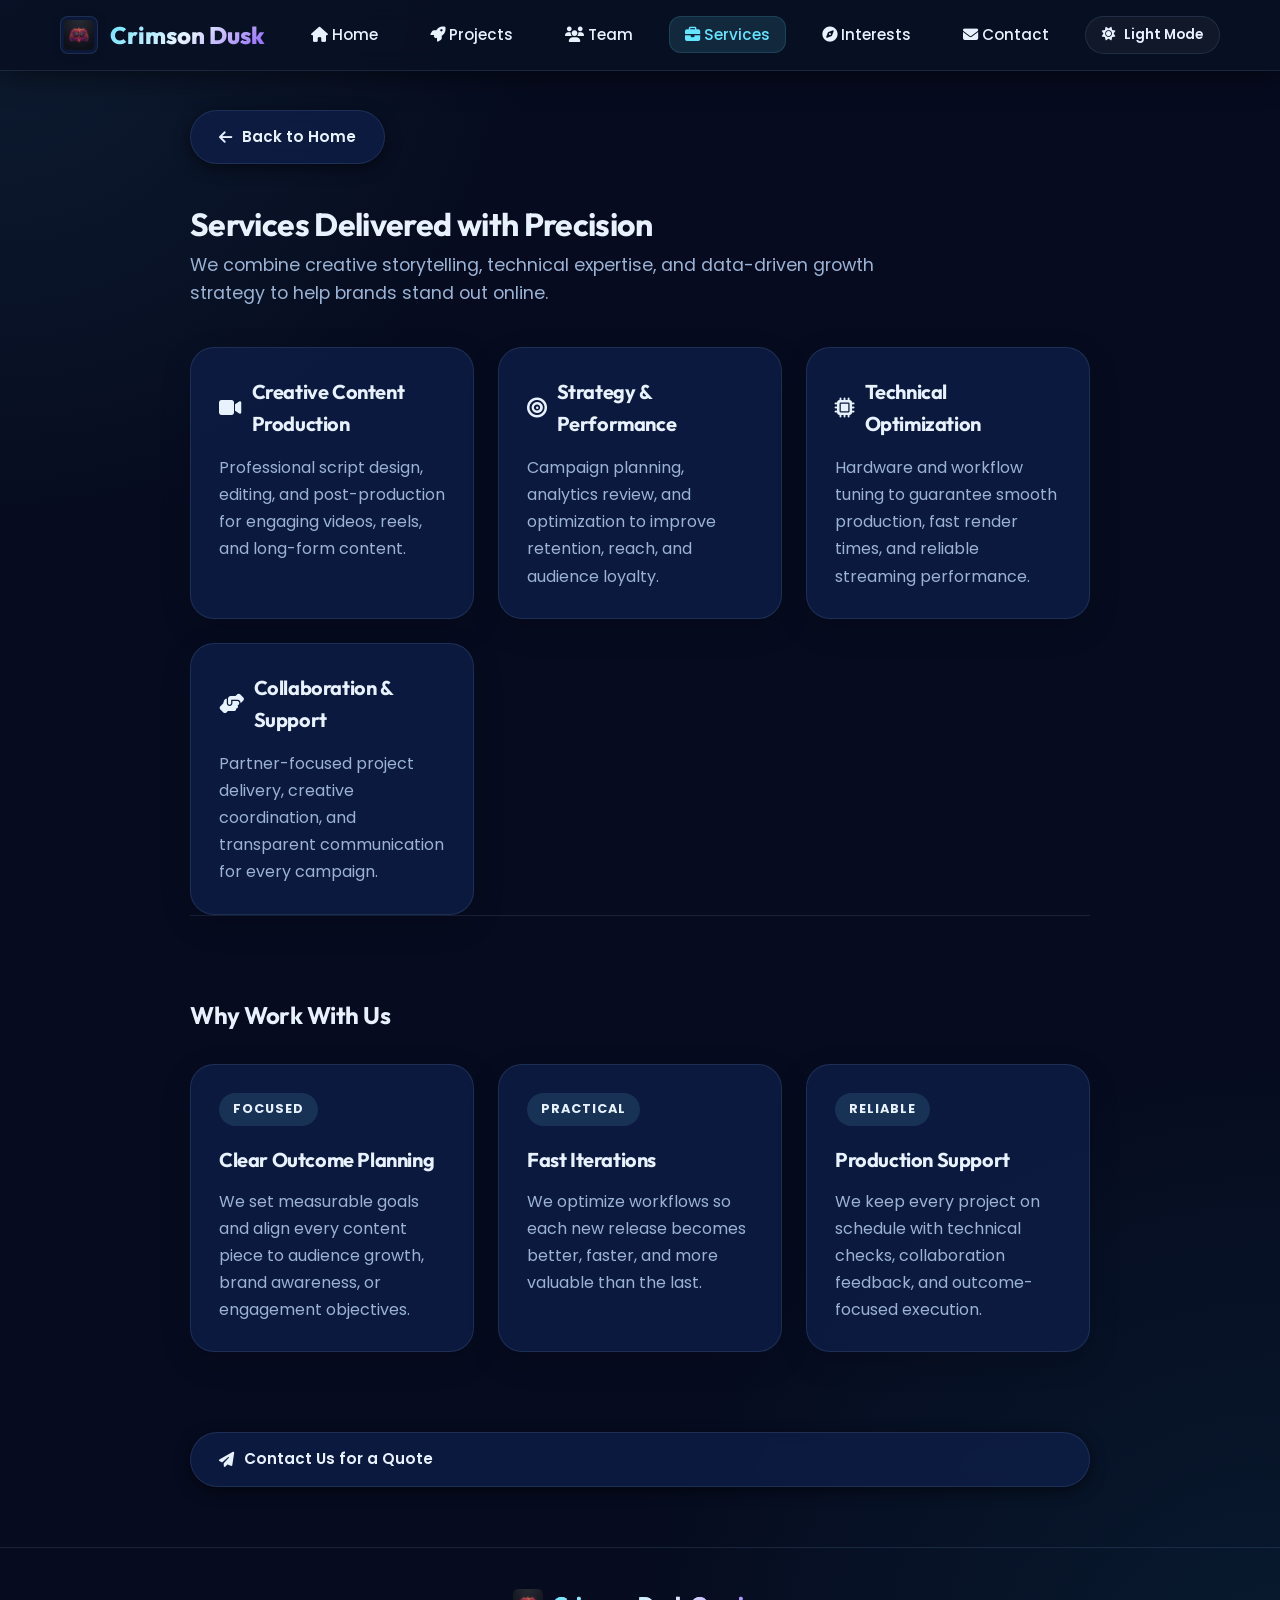
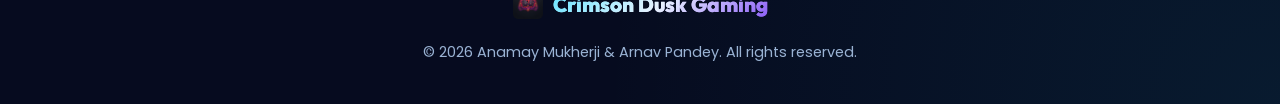
<file: services.html>
<!DOCTYPE html>
<html lang="en">

<head>
    <meta charset="UTF-8">
    <meta name="viewport" content="width=device-width, initial-scale=1.0">
    <meta name="description" content="Professional services offered by Crimson Dusk Gaming: content creation, technical optimization, marketing, and collaboration support.">
    <title>Services | Crimson Dusk Gaming</title>
    <link rel="stylesheet" href="https://cdnjs.cloudflare.com/ajax/libs/font-awesome/6.4.0/css/all.min.css">
    <link rel="stylesheet" href="style.css">
</head>

<body>

    <nav class="navbar">
        <div class="container navbar-container">
            <a href="index.html" class="brand">
                <img src="logo.png" alt="Crimson Dusk Gaming Logo" class="brand-logo">
                <span class="brand-text">Crimson Dusk</span>
            </a>
            <ul class="nav-menu">
                <li><a href="index.html" class="nav-link"><i class="fa-solid fa-house"></i> Home</a></li>
                <li><a href="projects.html" class="nav-link"><i class="fa-solid fa-rocket"></i> Projects</a></li>
                <li><a href="team.html" class="nav-link"><i class="fa-solid fa-users"></i> Team</a></li>
                <li><a href="services.html" class="nav-link active"><i class="fa-solid fa-briefcase"></i> Services</a></li>
                <li><a href="project2.html" class="nav-link"><i class="fa-solid fa-compass"></i> Interests</a></li>
                <li><a href="contact.html" class="nav-link"><i class="fa-solid fa-envelope"></i> Contact</a></li>
                <li>
                    <button id="themeToggle" class="theme-toggle-btn">
                        <i class="fa-solid fa-moon"></i> Dark Mode
                    </button>
                </li>
            </ul>
        </div>
    </nav>

    <main class="subpage-container container">
        <div class="back-btn-container">
            <a href="index.html" class="action-btn btn-saffron" style="display: inline-flex; width: fit-content;">
                <i class="fa-solid fa-arrow-left"></i> Back to Home
            </a>
        </div>

        <header class="services-header">
            <h1 class="section-title" style="text-align: left;">Services Delivered with Precision</h1>
            <p style="color: var(--text-secondary); margin-bottom: 40px; font-size: 1.1rem; text-align: left; max-width: 760px;">
                We combine creative storytelling, technical expertise, and data-driven growth strategy to help brands stand out online.
            </p>
        </header>

        <section class="service-grid">
            <article class="service-card">
                <h3><i class="fa-solid fa-video"></i> Creative Content Production</h3>
                <p>Professional script design, editing, and post-production for engaging videos, reels, and long-form content.</p>
            </article>
            <article class="service-card">
                <h3><i class="fa-solid fa-bullseye"></i> Strategy & Performance</h3>
                <p>Campaign planning, analytics review, and optimization to improve retention, reach, and audience loyalty.</p>
            </article>
            <article class="service-card">
                <h3><i class="fa-solid fa-microchip"></i> Technical Optimization</h3>
                <p>Hardware and workflow tuning to guarantee smooth production, fast render times, and reliable streaming performance.</p>
            </article>
            <article class="service-card">
                <h3><i class="fa-solid fa-handshake-angle"></i> Collaboration & Support</h3>
                <p>Partner-focused project delivery, creative coordination, and transparent communication for every campaign.</p>
            </article>
        </section>

        <section class="section-padding container">
            <h2 class="section-title">Why Work With Us</h2>
            <div class="updates-grid">
                <article class="update-card">
                    <span class="update-badge">Focused</span>
                    <h3>Clear Outcome Planning</h3>
                    <p>We set measurable goals and align every content piece to audience growth, brand awareness, or engagement objectives.</p>
                </article>
                <article class="update-card">
                    <span class="update-badge">Practical</span>
                    <h3>Fast Iterations</h3>
                    <p>We optimize workflows so each new release becomes better, faster, and more valuable than the last.</p>
                </article>
                <article class="update-card">
                    <span class="update-badge">Reliable</span>
                    <h3>Production Support</h3>
                    <p>We keep every project on schedule with technical checks, collaboration feedback, and outcome-focused execution.</p>
                </article>
            </div>
        </section>

        <div class="services-cta">
            <a href="contact.html" class="action-btn btn-blue"><i class="fa-solid fa-paper-plane"></i> Contact Us for a Quote</a>
        </div>
    </main>

    <footer class="footer">
        <div class="container">
            <div class="footer-logo" style="display: inline-flex; align-items: center; gap: 10px; justify-content: center;">
                <img src="logo.png" alt="Crimson Dusk Logo" style="height: 30px; width: auto; border-radius: 5px;">
                <span class="brand-text">Crimson Dusk Gaming</span>
            </div>
            <p style="margin-top: 10px;">&copy; 2026 Anamay Mukherji & Arnav Pandey. All rights reserved.</p>
        </div>
    </footer>

    <script src="script.js"></script>
</body>

</html>
</file>
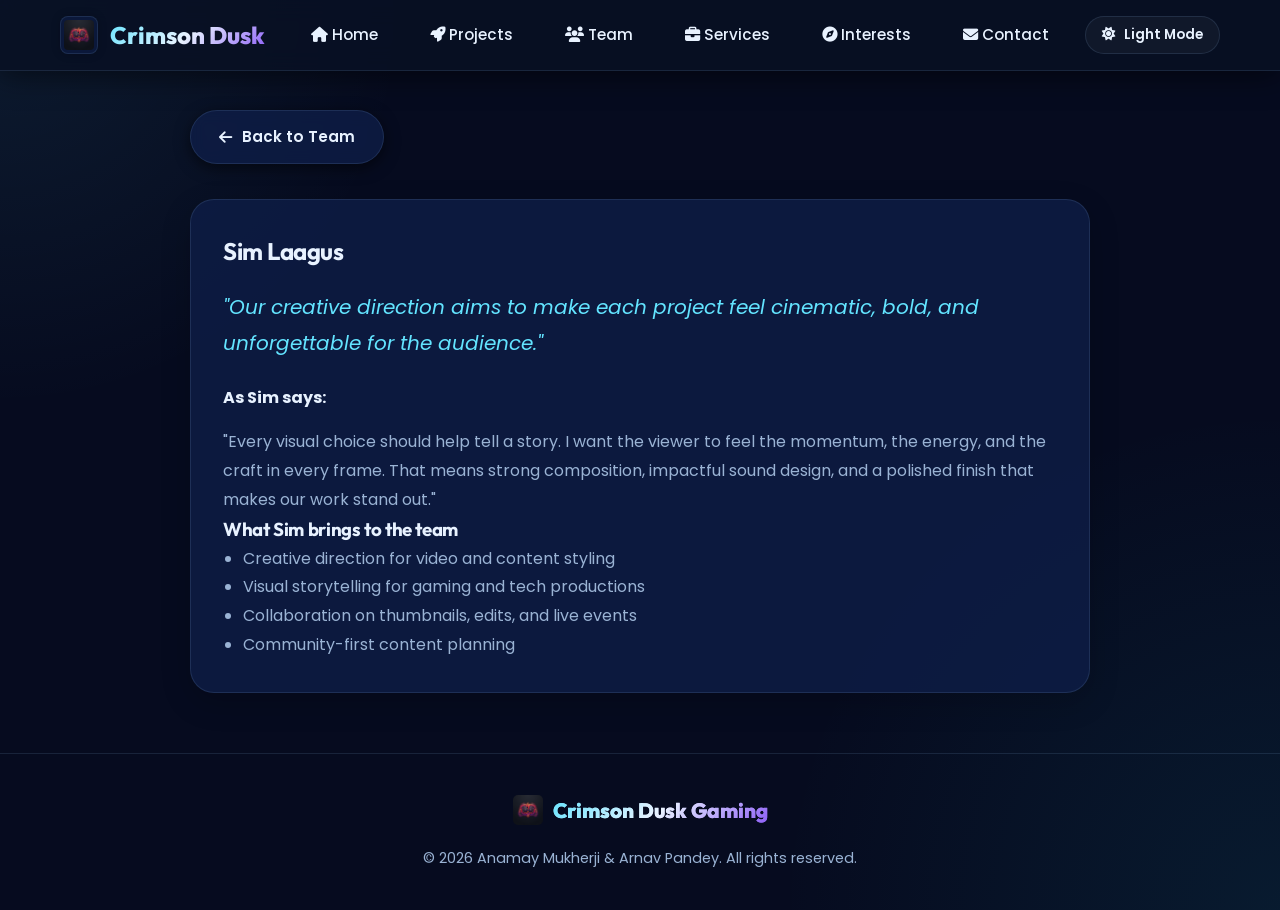
<file: sim.html>
<!DOCTYPE html>
<html lang="en">

<head>
    <meta charset="UTF-8">
    <meta name="viewport" content="width=device-width, initial-scale=1.0">
    <meta name="description" content="Words and insights from Sim Laagus, creative collaborator at Crimson Dusk Gaming.">
    <title>Sim Laagus | Crimson Dusk Gaming</title>
    <link rel="stylesheet" href="https://cdnjs.cloudflare.com/ajax/libs/font-awesome/6.4.0/css/all.min.css">
    <link rel="stylesheet" href="style.css">
</head>

<body>
    <nav class="navbar">
        <div class="container navbar-container">
            <a href="index.html" class="brand">
                <img src="logo.png" alt="Crimson Dusk Gaming Logo" class="brand-logo">
                <span class="brand-text">Crimson Dusk</span>
            </a>
            <ul class="nav-menu">
                <li><a href="index.html" class="nav-link"><i class="fa-solid fa-house"></i> Home</a></li>
                <li><a href="projects.html" class="nav-link"><i class="fa-solid fa-rocket"></i> Projects</a></li>
                <li><a href="team.html" class="nav-link"><i class="fa-solid fa-users"></i> Team</a></li>
                <li><a href="services.html" class="nav-link"><i class="fa-solid fa-briefcase"></i> Services</a></li>
                <li><a href="project2.html" class="nav-link"><i class="fa-solid fa-compass"></i> Interests</a></li>
                <li><a href="contact.html" class="nav-link"><i class="fa-solid fa-envelope"></i> Contact</a></li>
                <li>
                    <button id="themeToggle" class="theme-toggle-btn">
                        <i class="fa-solid fa-moon"></i> Dark Mode
                    </button>
                </li>
            </ul>
        </div>
    </nav>

    <main class="subpage-container container profile-page">
        <div class="back-btn-container">
            <a href="team.html" class="action-btn btn-saffron" style="display: inline-flex; width: fit-content;">
                <i class="fa-solid fa-arrow-left"></i> Back to Team
            </a>
        </div>

        <section class="profile-detail-card">
            <h2>Sim Laagus</h2>
            <p class="profile-quote">"Our creative direction aims to make each project feel cinematic, bold, and unforgettable for the audience."</p>
            <p class="quote-source">As Sim says:</p>
            <p style="color: var(--text-secondary); line-height: 1.8;">"Every visual choice should help tell a story. I want the viewer to feel the momentum, the energy, and the craft in every frame. That means strong composition, impactful sound design, and a polished finish that makes our work stand out."</p>

            <h3>What Sim brings to the team</h3>
            <ul>
                <li>Creative direction for video and content styling</li>
                <li>Visual storytelling for gaming and tech productions</li>
                <li>Collaboration on thumbnails, edits, and live events</li>
                <li>Community-first content planning</li>
            </ul>
        </section>
    </main>

    <footer class="footer">
        <div class="container">
            <div class="footer-logo" style="display: inline-flex; align-items: center; gap: 10px; justify-content: center;">
                <img src="logo.png" alt="Crimson Dusk Logo" style="height: 30px; width: auto; border-radius: 5px;">
                <span class="brand-text">Crimson Dusk Gaming</span>
            </div>
            <p style="margin-top: 10px;">&copy; 2026 Anamay Mukherji & Arnav Pandey. All rights reserved.</p>
        </div>
    </footer>

    <script src="script.js"></script>
</body>

</html>
</file>
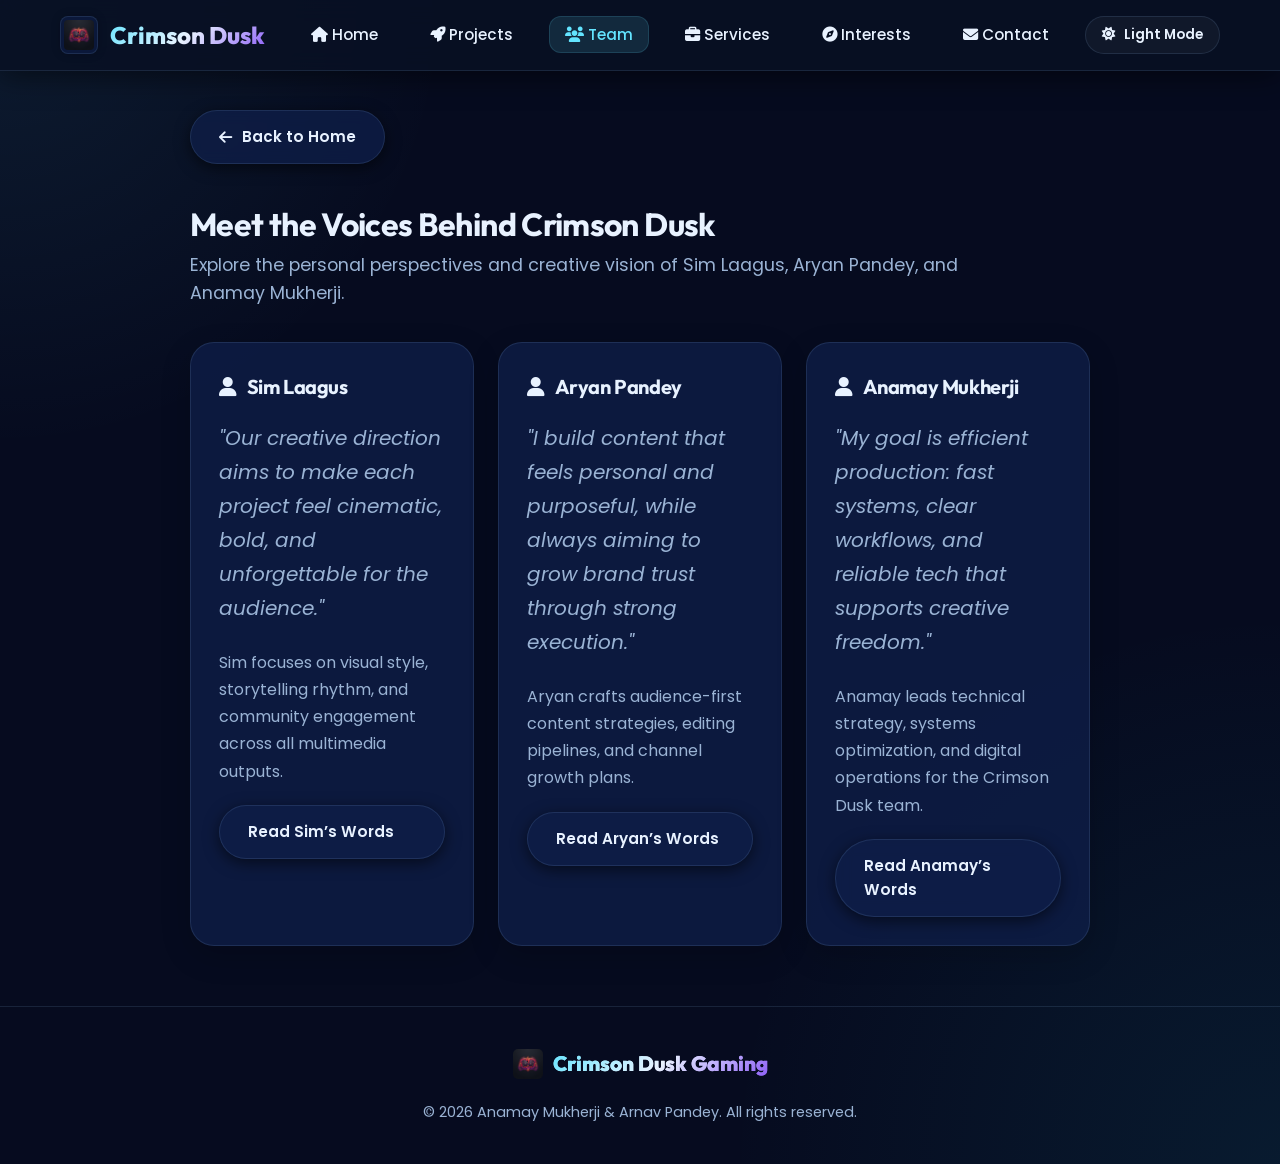
<file: team.html>
<!DOCTYPE html>
<html lang="en">

<head>
    <meta charset="UTF-8">
    <meta name="viewport" content="width=device-width, initial-scale=1.0">
    <meta name="description" content="Meet the Crimson Dusk Gaming team: Sim Laagus, Aryan Pandey, and Anamay Mukherji.">
    <title>Team | Crimson Dusk Gaming</title>
    <link rel="stylesheet" href="https://cdnjs.cloudflare.com/ajax/libs/font-awesome/6.4.0/css/all.min.css">
    <link rel="stylesheet" href="style.css">
</head>

<body>
    <nav class="navbar">
        <div class="container navbar-container">
            <a href="index.html" class="brand">
                <img src="logo.png" alt="Crimson Dusk Gaming Logo" class="brand-logo">
                <span class="brand-text">Crimson Dusk</span>
            </a>
            <ul class="nav-menu">
                <li><a href="index.html" class="nav-link"><i class="fa-solid fa-house"></i> Home</a></li>
                <li><a href="projects.html" class="nav-link"><i class="fa-solid fa-rocket"></i> Projects</a></li>
                <li><a href="team.html" class="nav-link active"><i class="fa-solid fa-users"></i> Team</a></li>
                <li><a href="services.html" class="nav-link"><i class="fa-solid fa-briefcase"></i> Services</a></li>
                <li><a href="project2.html" class="nav-link"><i class="fa-solid fa-compass"></i> Interests</a></li>
                <li><a href="contact.html" class="nav-link"><i class="fa-solid fa-envelope"></i> Contact</a></li>
                <li>
                    <button id="themeToggle" class="theme-toggle-btn">
                        <i class="fa-solid fa-moon"></i> Dark Mode
                    </button>
                </li>
            </ul>
        </div>
    </nav>

    <main class="subpage-container container profile-page">
        <div class="back-btn-container">
            <a href="index.html" class="action-btn btn-saffron" style="display: inline-flex; width: fit-content;">
                <i class="fa-solid fa-arrow-left"></i> Back to Home
            </a>
        </div>

        <header style="text-align: left; margin-bottom: 35px;">
            <h1 class="section-title" style="text-align: left;">Meet the Voices Behind Crimson Dusk</h1>
            <p style="color: var(--text-secondary); font-size: 1.1rem; max-width: 780px;">Explore the personal perspectives and creative vision of Sim Laagus, Aryan Pandey, and Anamay Mukherji.</p>
        </header>

        <div class="profile-card-grid">
            <article class="service-card">
                <h3><i class="fa-solid fa-user"></i> Sim Laagus</h3>
                <p class="profile-quote">"Our creative direction aims to make each project feel cinematic, bold, and unforgettable for the audience."</p>
                <p>Sim focuses on visual style, storytelling rhythm, and community engagement across all multimedia outputs.</p>
                <a href="sim.html" class="action-btn btn-green" style="margin-top: 20px;">Read Sim’s Words</a>
            </article>
            <article class="service-card">
                <h3><i class="fa-solid fa-user"></i> Aryan Pandey</h3>
                <p class="profile-quote">"I build content that feels personal and purposeful, while always aiming to grow brand trust through strong execution."</p>
                <p>Aryan crafts audience-first content strategies, editing pipelines, and channel growth plans.</p>
                <a href="aryan.html" class="action-btn btn-green" style="margin-top: 20px;">Read Aryan’s Words</a>
            </article>
            <article class="service-card">
                <h3><i class="fa-solid fa-user"></i> Anamay Mukherji</h3>
                <p class="profile-quote">"My goal is efficient production: fast systems, clear workflows, and reliable tech that supports creative freedom."</p>
                <p>Anamay leads technical strategy, systems optimization, and digital operations for the Crimson Dusk team.</p>
                <a href="anamay.html" class="action-btn btn-green" style="margin-top: 20px;">Read Anamay’s Words</a>
            </article>
        </div>
    </main>

    <footer class="footer">
        <div class="container">
            <div class="footer-logo" style="display: inline-flex; align-items: center; gap: 10px; justify-content: center;">
                <img src="logo.png" alt="Crimson Dusk Logo" style="height: 30px; width: auto; border-radius: 5px;">
                <span class="brand-text">Crimson Dusk Gaming</span>
            </div>
            <p style="margin-top: 10px;">&copy; 2026 Anamay Mukherji & Arnav Pandey. All rights reserved.</p>
        </div>
    </footer>

    <script src="script.js"></script>
</body>

</html>
</file>
<file: style.css>
@import url('https://fonts.googleapis.com/css2?family=Outfit:wght@300;400;500;600;700;800&family=Poppins:wght@300;400;500;600;700;800&display=swap');

/* --- Custom Variables & Themes --- */
:root {
    /* Fonts */
    --font-heading: 'Outfit', sans-serif;
    --font-body: 'Poppins', sans-serif;

    /* Theme - Dark (Default) */
    --bg-primary: #060b1f;
    --bg-secondary: #0f1c3f;
    --bg-tertiary: rgba(13, 27, 62, 0.84);
    --text-primary: #e8f2ff;
    --text-secondary: #9ab3d4;

    /* Branding Colors */
    --accent-saffron: #63e4ff;
    /* Arctic Cyan */
    --accent-green: #8b5cf6;
    /* Electric Purple */
    --accent-blue: #22d3ee;

    /* Glassmorphism & UI elements */
    --card-bg: rgba(15, 30, 72, 0.78);
    --card-border: rgba(158, 205, 255, 0.12);
    --card-hover-border: rgba(99, 228, 255, 0.28);
    --navbar-bg: rgba(8, 16, 36, 0.88);
    --input-bg: rgba(255, 255, 255, 0.04);
    --input-border: rgba(158, 205, 255, 0.16);

    /* Shadows & Glows */
    --shadow: rgba(0, 0, 0, 0.55);
    --glow-saffron: rgba(99, 228, 255, 0.24);
    --glow-green: rgba(139, 92, 246, 0.24);

    /* Dynamic Transitions */
    --transition-fast: 0.2s ease;
    --transition-normal: 0.35s cubic-bezier(0.16, 1, 0.3, 1);
    --transition-slow: 0.6s cubic-bezier(0.16, 1, 0.3, 1);
}

body.light-mode {
    /* Theme - Light */
    --bg-primary: #f7fbff;
    --bg-secondary: #ffffff;
    --bg-tertiary: #eef4ff;
    --text-primary: #0f172a;
    --text-secondary: #4b5f7f;

    /* Adjusted Branding for Light BG */
    --accent-saffron: #2563eb;
    --accent-green: #0ea5e9;
    --accent-blue: #7c3aed;

    /* Glassmorphism & UI elements */
    --card-bg: rgba(255, 255, 255, 0.92);
    --card-border: rgba(59, 130, 246, 0.12);
    --card-hover-border: rgba(14, 165, 233, 0.22);
    --navbar-bg: rgba(255, 255, 255, 0.92);
    --input-bg: rgba(15, 23, 42, 0.03);
    --input-border: rgba(15, 23, 42, 0.08);

    /* Shadows & Glows */
    --shadow: rgba(0, 0, 0, 0.08);
    --glow-saffron: rgba(37, 99, 235, 0.15);
    --glow-green: rgba(14, 165, 233, 0.15);
}

/* --- Base Reset & General --- */
* {
    margin: 0;
    padding: 0;
    box-sizing: border-box;
}

html {
    scroll-behavior: smooth;
}

body {
    font-family: var(--font-body);
    background: radial-gradient(circle at top left, rgba(99, 228, 255, 0.08), transparent 26%), radial-gradient(circle at bottom right, rgba(34, 211, 238, 0.08), transparent 32%), var(--bg-primary);
    color: var(--text-primary);
    line-height: 1.6;
    overflow-x: hidden;
    transition: background var(--transition-normal), color var(--transition-normal);
}

.container {
    max-width: 1200px;
    margin: 0 auto;
    padding: 0 20px;
}

h1,
h2,
h3,
h4 {
    font-family: var(--font-heading);
    font-weight: 700;
    letter-spacing: -0.02em;
}

a {
    color: inherit;
    text-decoration: none;
    transition: color var(--transition-fast);
}

/* --- Navigation Bar --- */
.navbar {
    position: fixed;
    top: 0;
    left: 0;
    width: 100%;
    z-index: 1000;
    background-color: var(--navbar-bg);
    backdrop-filter: blur(12px);
    -webkit-backdrop-filter: blur(12px);
    border-bottom: 1px solid var(--card-border);
    box-shadow: 0 4px 30px var(--shadow);
    transition: background-color var(--transition-normal);
}

.navbar-container {
    display: flex;
    justify-content: space-between;
    align-items: center;
    height: 70px;
    gap: 16px;
}

.brand {
    font-family: var(--font-heading);
    font-size: 1.5rem;
    font-weight: 800;
    display: flex;
    align-items: center;
    gap: 12px;
    text-decoration: none;
}

.brand-logo {
    height: 38px;
    width: auto;
    object-fit: contain;
    border-radius: 8px;
    border: 1px solid var(--card-border);
    background-color: var(--bg-tertiary);
    padding: 3px;
    box-shadow: 0 0 10px rgba(0, 0, 0, 0.2);
    transition: transform var(--transition-fast);
}

.brand:hover .brand-logo {
    transform: scale(1.08) rotate(-3deg);
}

.brand-text {
    background: linear-gradient(135deg, var(--accent-saffron), var(--text-primary), var(--accent-green));
    background-clip: text;
    -webkit-background-clip: text;
    -webkit-text-fill-color: transparent;
}

.nav-menu {
    display: flex;
    list-style: none;
    gap: 20px;
    align-items: center;
}

.nav-link {
    font-size: 0.95rem;
    font-weight: 500;
    padding: 8px 16px;
    border-radius: 8px;
    transition: all var(--transition-fast);
}

@media (max-width: 900px) {
    .navbar-container {
        flex-wrap: wrap;
        justify-content: space-between;
        padding: 10px 0;
    }

    .menu-toggle-btn {
        display: flex;
    }

    .nav-menu {
        position: absolute;
        top: 70px;
        right: 20px;
        width: calc(100% - 40px);
        max-width: 300px;
        flex-direction: column;
        align-items: stretch;
        background-color: var(--navbar-bg);
        border: 1px solid var(--card-border);
        border-radius: 20px;
        padding: 18px;
        gap: 12px;
        display: none;
        opacity: 0;
        transform: translateY(-10px);
        transition: opacity var(--transition-normal), transform var(--transition-normal);
        z-index: 1001;
    }

    .nav-menu.open {
        display: flex;
        opacity: 1;
        transform: translateY(0);
    }

    .nav-menu li {
        width: 100%;
    }

    .nav-link {
        width: 100%;
        text-align: left;
        padding: 12px 14px;
        background-color: var(--bg-secondary);
    }

    .theme-toggle-btn {
        width: 100%;
        justify-content: center;
    }
}

.nav-link:hover,
    .nav-link.active {
        color: var(--accent-saffron);
        background-color: rgba(99, 228, 255, 0.12);
        border-radius: 12px;
    }

    .nav-link.active {
        box-shadow: inset 0 0 0 1px rgba(99, 228, 255, 0.14);
}

/* --- Theme Toggle Button --- */
.theme-toggle-btn {
    background: none;
    border: 1px solid var(--card-border);
    color: var(--text-primary);
    padding: 8px 16px;
    border-radius: 20px;
    cursor: pointer;
    font-family: var(--font-body);
    font-weight: 600;
    font-size: 0.85rem;
    display: flex;
    align-items: center;
    gap: 8px;
    background-color: var(--input-bg);
    transition: all var(--transition-fast);
}

.theme-toggle-btn:hover {
    border-color: var(--accent-saffron);
    color: var(--accent-saffron);
    box-shadow: 0 0 10px var(--glow-saffron);
}

/* --- Ticker / Marquee --- */
.ticker-container {
    margin-top: 70px;
    /* offset navbar */
    background: linear-gradient(90deg, rgba(99, 228, 255, 0.95), rgba(34, 211, 238, 0.95), rgba(139, 92, 246, 0.95));
    padding: 6px 0;
    color: #ffffff;
    font-family: var(--font-heading);
    font-weight: 600;
    font-size: 0.85rem;
    box-shadow: 0 2px 10px var(--shadow);
}

.ticker-content {
    white-space: nowrap;
    overflow: hidden;
    box-sizing: border-box;
}

/* Custom gorgeous style inside standard marquee tag */
.ticker {
    margin: 0;
    font-size: 0.9rem;
    font-weight: 500;
    letter-spacing: 0.03em;
}

/* --- Hero Section --- */
.hero-section {
    padding: 100px 0 60px 0;
    text-align: center;
    position: relative;
}

.hero-title {
    font-size: 3.5rem;
    line-height: 1.1;
    margin-bottom: 15px;
    background: linear-gradient(135deg, var(--accent-saffron), #ffffff, var(--accent-green));
    background-clip: text;
    -webkit-background-clip: text;
    -webkit-text-fill-color: transparent;
    font-weight: 800;
}

body.light-mode .hero-title {
    background: linear-gradient(135deg, var(--accent-saffron), var(--text-primary), var(--accent-green));
    background-clip: text;
    -webkit-background-clip: text;
    -webkit-text-fill-color: transparent;
}

.hero-subtitle {
    font-size: 1.3rem;
    color: var(--text-secondary);
    max-width: 600px;
    margin: 0 auto 30px auto;
    font-weight: 400;
}

/* --- Founders Profile Grid --- */
.profile-grid {
    display: grid;
    grid-template-columns: repeat(auto-fit, minmax(280px, 350px));
    justify-content: center;
    gap: 40px;
    margin: 40px 0;
}

.profile-card {
    background-color: var(--card-bg);
    border: 1px solid var(--card-border);
    backdrop-filter: blur(16px);
    -webkit-backdrop-filter: blur(16px);
    border-radius: 24px;
    padding: 35px 25px;
    box-shadow: 0 8px 32px var(--shadow);
    transition: transform var(--transition-normal), border-color var(--transition-normal), box-shadow var(--transition-normal);
    position: relative;
    overflow: hidden;
}

.profile-card::before {
    content: '';
    position: absolute;
    top: 0;
    left: 0;
    width: 100%;
    height: 4px;
    background: linear-gradient(90deg, var(--accent-saffron), var(--accent-green));
    opacity: 0.8;
}

.profile-card:hover {
    transform: translateY(-8px);
    border-color: var(--card-hover-border);
    box-shadow: 0 12px 40px rgba(0, 0, 0, 0.4), 0 0 20px var(--glow-saffron);
}

.profile-card-image-wrapper {
    position: relative;
    width: 170px;
    height: 170px;
    margin: 0 auto 20px auto;
    border-radius: 50%;
    padding: 6px;
    background: linear-gradient(135deg, var(--accent-saffron), var(--accent-blue), var(--accent-green));
}

.profile-card-img {
    width: 100%;
    height: 100%;
    border-radius: 50%;
    object-fit: cover;
    border: 4px solid var(--bg-secondary);
    background-color: var(--bg-tertiary);
    transition: transform var(--transition-slow);
}

.profile-card:hover .profile-card-img {
    transform: scale(1.05);
}

.profile-card h3 {
    font-size: 1.4rem;
    margin-bottom: 5px;
    color: var(--text-primary);
}

.profile-card .role {
    font-size: 0.95rem;
    color: var(--accent-saffron);
    font-weight: 600;
    text-transform: uppercase;
    letter-spacing: 0.05em;
    margin-bottom: 15px;
}

.profile-card .bio {
    font-size: 0.9rem;
    color: var(--text-secondary);
}

/* --- Navigation Button Grid --- */
.action-grid {
    display: flex;
    justify-content: center;
    flex-wrap: wrap;
    gap: 15px;
    margin: 40px auto;
    max-width: 900px;
}

.action-btn {
    padding: 14px 28px;
    border-radius: 50px;
    font-weight: 600;
    font-size: 0.95rem;
    display: flex;
    align-items: center;
    gap: 10px;
    border: 1px solid var(--card-border);
    background-color: var(--card-bg);
    color: var(--text-primary);
    backdrop-filter: blur(8px);
    transition: all var(--transition-fast);
    box-shadow: 0 4px 15px var(--shadow);
}

.action-btn:hover {
    transform: translateY(-3px);
}

.action-btn.btn-saffron:hover {
    border-color: var(--accent-saffron);
    color: var(--accent-saffron);
    box-shadow: 0 0 15px var(--glow-saffron);
}

.action-btn.btn-green:hover {
    border-color: var(--accent-green);
    color: var(--accent-green);
    box-shadow: 0 0 15px var(--glow-green);
}

.action-btn.btn-blue:hover {
    border-color: var(--accent-blue);
    color: var(--accent-blue);
    box-shadow: 0 0 15px rgba(59, 130, 246, 0.3);
}

.action-btn.btn-white:hover {
    background-color: var(--text-primary);
    color: var(--bg-primary);
    border-color: var(--text-primary);
}

/* --- Section Styling --- */
.section-padding {
    padding: 80px 0;
    border-top: 1px solid var(--card-border);
}

.updates-section {
    padding-top: 60px;
}

.updates-grid {
    display: grid;
    grid-template-columns: repeat(auto-fit, minmax(240px, 1fr));
    gap: 24px;
    margin-top: 30px;
}

.update-card {
    background-color: var(--card-bg);
    border: 1px solid var(--card-border);
    border-radius: 24px;
    padding: 28px;
    box-shadow: 0 10px 30px rgba(0, 0, 0, 0.18);
    transition: transform var(--transition-normal), border-color var(--transition-normal);
}

.update-card:hover {
    transform: translateY(-4px);
    border-color: var(--card-hover-border);
}

.update-badge {
    display: inline-flex;
    align-items: center;
    justify-content: center;
    padding: 6px 14px;
    border-radius: 999px;
    font-size: 0.8rem;
    font-weight: 700;
    text-transform: uppercase;
    letter-spacing: 0.08em;
    color: var(--text-primary);
    background-color: rgba(99, 228, 255, 0.12);
    margin-bottom: 18px;
}

.update-card h3 {
    font-size: 1.25rem;
    margin-bottom: 12px;
}

.update-card p {
    color: var(--text-secondary);
    line-height: 1.7;
}

.services-overview {
    padding-top: 60px;
}

.service-grid {
    display: grid;
    grid-template-columns: repeat(auto-fit, minmax(220px, 1fr));
    gap: 24px;
    margin-top: 30px;
}

.service-card {
    background-color: var(--card-bg);
    border: 1px solid var(--card-border);
    border-radius: 24px;
    padding: 28px;
    box-shadow: 0 10px 30px rgba(0, 0, 0, 0.18);
    transition: transform var(--transition-normal), border-color var(--transition-normal);
}

.service-card:hover {
    transform: translateY(-4px);
    border-color: var(--card-hover-border);
}

.service-card h3 {
    font-size: 1.25rem;
    margin-bottom: 14px;
    display: flex;
    align-items: center;
    gap: 10px;
}

.service-card p {
    color: var(--text-secondary);
    line-height: 1.7;
}

    .profile-page {
        padding: 110px 0 60px 0;
        max-width: 900px;
        margin: 0 auto;
    }

    .profile-card-grid {
        display: grid;
        grid-template-columns: repeat(auto-fit, minmax(280px, 1fr));
        gap: 24px;
        margin-top: 30px;
    }

    .profile-detail-card {
        background-color: var(--card-bg);
        border: 1px solid var(--card-border);
        border-radius: 24px;
        padding: 32px;
        box-shadow: 0 10px 30px rgba(0, 0, 0, 0.18);
    }

    .profile-page h2,
    .profile-page h3 {
        color: var(--text-primary);
    }

    .profile-quote {
        font-size: 1.25rem;
        font-style: italic;
        margin: 18px 0 24px 0;
        color: var(--accent-saffron);
        line-height: 1.8;
    }

    .quote-source {
        font-weight: 700;
        color: var(--text-primary);
        margin-bottom: 18px;
    }

    .profile-detail-card ul {
        padding-left: 20px;
        color: var(--text-secondary);
        line-height: 1.8;
    }

    margin: 12px auto 0 auto;
    border-radius: 2px;
}

/* --- Creative Collaborators Grid --- */
.collaborator-grid {
    display: grid;
    grid-template-columns: repeat(auto-fit, minmax(250px, 1fr));
    gap: 30px;
    max-width: 800px;
    margin: 0 auto;
}

.collaborator-card {
    background-color: var(--card-bg);
    border: 1px solid var(--card-border);
    border-radius: 20px;
    padding: 30px 20px;
    text-align: center;
    box-shadow: 0 4px 20px var(--shadow);
    transition: transform var(--transition-normal), border-color var(--transition-normal);
}

.collaborator-card:hover {
    transform: translateY(-5px);
    border-color: var(--card-hover-border);
}

.collab-img-wrapper {
    position: relative;
    width: 110px;
    height: 110px;
    margin: 0 auto 15px auto;
    border-radius: 50%;
    padding: 4px;
    background: linear-gradient(135deg, var(--accent-saffron), var(--accent-green));
}

.collab-img {
    width: 100%;
    height: 100%;
    border-radius: 50%;
    object-fit: cover;
    border: 3px solid var(--bg-secondary);
}

.collaborator-card h3 {
    font-size: 1.25rem;
    margin-bottom: 5px;
}

.collaborator-card .role {
    font-size: 0.85rem;
    color: var(--accent-green);
    font-weight: 600;
    text-transform: uppercase;
    letter-spacing: 0.05em;
}

/* --- Skills Section --- */
.skills-container {
    max-width: 800px;
    margin: 0 auto;
    background-color: var(--card-bg);
    border: 1px solid var(--card-border);
    padding: 40px;
    border-radius: 24px;
    box-shadow: 0 4px 30px var(--shadow);
}

.skills-category {
    margin-bottom: 30px;
}

.skills-category:last-child {
    margin-bottom: 0;
}

.skills-category-title {
    font-size: 1.1rem;
    color: var(--accent-saffron);
    margin-bottom: 15px;
    text-align: left;
    font-weight: 600;
    display: flex;
    align-items: center;
    gap: 8px;
}

.skills-grid {
    display: flex;
    flex-wrap: wrap;
    gap: 12px;
}

.skill-badge {
    background-color: var(--bg-tertiary);
    border: 1px solid var(--card-border);
    padding: 8px 18px;
    border-radius: 30px;
    font-size: 0.9rem;
    font-weight: 500;
    display: flex;
    align-items: center;
    gap: 8px;
    transition: all var(--transition-fast);
}

.skill-badge:hover {
    border-color: var(--accent-saffron);
    background-color: rgba(99, 228, 255, 0.08);
    transform: scale(1.05);
}

/* --- Social Grid --- */
.social-grid {
    display: flex;
    justify-content: center;
    gap: 20px;
    flex-wrap: wrap;
    margin-top: 20px;
}

.social-btn {
    padding: 12px 25px;
    border-radius: 12px;
    font-weight: 600;
    font-size: 0.95rem;
    display: flex;
    align-items: center;
    gap: 10px;
    border: 1px solid var(--card-border);
    background-color: var(--card-bg);
    transition: all var(--transition-fast);
}

.social-btn:hover {
    transform: translateY(-3px);
}

.social-btn.yt:hover {
    border-color: #ff0000;
    color: #ff0000;
    box-shadow: 0 0 15px rgba(255, 0, 0, 0.2);
}

.social-btn.li:hover {
    border-color: #0077b5;
    color: #0077b5;
    box-shadow: 0 0 15px rgba(0, 119, 181, 0.2);
}

.social-btn.ig:hover {
    border-color: #e1306c;
    color: #e1306c;
    box-shadow: 0 0 15px rgba(225, 48, 108, 0.2);
}

/* --- Subpages Layout (Projects & Growth) --- */
.subpage-container {
    padding: 110px 0 60px 0;
    /* offset navbar */
    max-width: 900px;
    margin: 0 auto;
}

.back-btn-container {
    margin-bottom: 35px;
}

.project-list {
    display: flex;
    flex-direction: column;
    gap: 25px;
}

.project-card {
    background-color: var(--card-bg);
    border: 1px solid var(--card-border);
    border-radius: 20px;
    padding: 30px;
    text-align: left;
    box-shadow: 0 4px 20px var(--shadow);
    transition: transform var(--transition-normal), border-color var(--transition-normal);
    position: relative;
    overflow: hidden;
}

.project-card::before {
    content: '';
    position: absolute;
    top: 0;
    left: 0;
    width: 4px;
    height: 100%;
    background: linear-gradient(180deg, var(--accent-saffron), var(--accent-green));
}

.project-card:hover {
    transform: translateX(6px);
    border-color: var(--card-hover-border);
}

.project-card h3 {
    font-size: 1.4rem;
    margin-bottom: 12px;
    display: flex;
    align-items: center;
    gap: 10px;
}

.project-card p {
    color: var(--text-secondary);
    font-size: 0.95rem;
}

/* --- Contact Form Section --- */
.contact-grid {
    display: grid;
    grid-template-columns: 1fr 1fr;
    gap: 40px;
    align-items: start;
}

@media (max-width: 768px) {
    .contact-grid {
        grid-template-columns: 1fr;
    }
}

.contact-info-panel {
    display: flex;
    flex-direction: column;
    gap: 20px;
}

.info-card {
    background-color: var(--card-bg);
    border: 1px solid var(--card-border);
    border-radius: 20px;
    padding: 25px;
    text-align: left;
    box-shadow: 0 4px 20px var(--shadow);
}

.info-card h3 {
    font-size: 1.2rem;
    margin-bottom: 8px;
    color: var(--accent-saffron);
}

.info-card p {
    color: var(--text-secondary);
    font-size: 0.95rem;
    margin-bottom: 5px;
}

.info-card p:last-child {
    margin-bottom: 0;
}

.contact-form-panel {
    background-color: var(--card-bg);
    border: 1px solid var(--card-border);
    border-radius: 24px;
    padding: 40px;
    box-shadow: 0 4px 30px var(--shadow);
}

.form-group {
    margin-bottom: 22px;
    text-align: left;
}

.form-label {
    display: block;
    font-size: 0.85rem;
    font-weight: 600;
    text-transform: uppercase;
    letter-spacing: 0.05em;
    margin-bottom: 8px;
    color: var(--text-primary);
}

.form-control {
    width: 100%;
    background-color: var(--input-bg);
    border: 1px solid var(--input-border);
    border-radius: 10px;
    padding: 14px 18px;
    color: var(--text-primary);
    font-family: var(--font-body);
    font-size: 0.95rem;
    transition: all var(--transition-fast);
}

.form-control:focus {
    outline: none;
    border-color: var(--accent-saffron);
    box-shadow: 0 0 0 3px var(--glow-saffron);
}

textarea.form-control {
    resize: vertical;
    min-height: 120px;
}

.submit-btn {
    width: 100%;
    padding: 14px;
    border: none;
    border-radius: 10px;
    font-family: var(--font-body);
    font-weight: 700;
    font-size: 1rem;
    color: #ffffff;
    background: linear-gradient(135deg, var(--accent-saffron), var(--accent-green));
    cursor: pointer;
    box-shadow: 0 4px 15px var(--glow-saffron);
    transition: all var(--transition-fast);
}

.submit-btn:hover {
    transform: translateY(-2px);
    box-shadow: 0 6px 20px var(--glow-saffron);
    filter: brightness(1.1);
}

.form-status {
    margin-top: 15px;
    font-weight: 600;
    font-size: 0.95rem;
    text-align: center;
}

/* --- Scroll To Top Button --- */
.scroll-top-btn {
    position: fixed;
    bottom: 25px;
    right: 25px;
    background: linear-gradient(135deg, var(--accent-saffron), var(--accent-green));
    color: white;
    border: none;
    border-radius: 50%;
    width: 50px;
    height: 50px;
    font-size: 1.1rem;
    display: none;
    align-items: center;
    justify-content: center;
    cursor: pointer;
    box-shadow: 0 4px 15px var(--glow-saffron);
    transition: all var(--transition-fast);
    z-index: 999;
}

.scroll-top-btn:hover {
    transform: translateY(-5px);
    box-shadow: 0 6px 20px var(--glow-saffron);
}

/* --- Footer --- */
.footer {
    padding: 40px 0;
    text-align: center;
    border-top: 1px solid var(--card-border);
    color: var(--text-secondary);
    font-size: 0.9rem;
}

.footer-logo {
    font-family: var(--font-heading);
    font-weight: 800;
    font-size: 1.3rem;
    margin-bottom: 10px;
    background: linear-gradient(135deg, var(--accent-saffron), var(--text-primary), var(--accent-green));
    background-clip: text;
    -webkit-background-clip: text;
    -webkit-text-fill-color: transparent;
}

/* --- Stats Section --- */
.stats-section {
    padding: 60px 0;
    background: radial-gradient(circle at center, rgba(99, 228, 255, 0.08) 0%, transparent 70%);
}

.stats-grid {
    display: grid;
    grid-template-columns: repeat(auto-fit, minmax(200px, 1fr));
    gap: 30px;
    text-align: center;
}

.stat-card {
    background-color: var(--card-bg);
    border: 1px solid var(--card-border);
    border-radius: 24px;
    padding: 35px 20px;
    box-shadow: 0 8px 32px var(--shadow);
    transition: all var(--transition-normal);
    position: relative;
    overflow: hidden;
}

.stat-card::before {
    content: '';
    position: absolute;
    top: 0;
    left: 0;
    width: 100%;
    height: 3px;
    background: linear-gradient(90deg, var(--accent-saffron), var(--accent-green));
    opacity: 0;
    transition: opacity var(--transition-normal);
}

.stat-card:hover::before {
    opacity: 1;
}

.stat-card:hover {
    transform: translateY(-5px);
    border-color: var(--card-hover-border);
    box-shadow: 0 12px 40px rgba(0, 0, 0, 0.45), 0 0 15px var(--glow-saffron);
}

.stat-number {
    font-size: 3.2rem;
    font-weight: 800;
    font-family: var(--font-heading);
    background: linear-gradient(135deg, var(--accent-saffron), var(--accent-green));
    background-clip: text;
    -webkit-background-clip: text;
    -webkit-text-fill-color: transparent;
    margin-bottom: 5px;
}

.stat-label {
    font-size: 0.9rem;
    color: var(--text-secondary);
    text-transform: uppercase;
    letter-spacing: 0.08em;
    font-weight: 600;
}

/* --- Video Showcase --- */
.video-showcase-container {
    padding: 60px 0;
}

.video-showcase {
    max-width: 800px;
    margin: 0 auto;
    background-color: var(--card-bg);
    border: 1px solid var(--card-border);
    border-radius: 28px;
    padding: 22px;
    box-shadow: 0 10px 40px var(--shadow);
    transition: border-color var(--transition-normal), box-shadow var(--transition-normal);
}

.video-showcase:hover {
    border-color: var(--card-hover-border);
    box-shadow: 0 12px 45px rgba(0, 0, 0, 0.5), 0 0 20px var(--glow-saffron);
}

.video-wrapper {
    position: relative;
    padding-bottom: 56.25%;
    /* 16:9 aspect ratio */
    height: 0;
    overflow: hidden;
    border-radius: 18px;
    border: 2px solid var(--bg-tertiary);
}

.video-wrapper iframe {
    position: absolute;
    top: 0;
    left: 0;
    width: 100%;
    height: 100%;
    border: 0;
}

/* --- Testimonials Slider --- */
.testimonials-section {
    padding: 80px 0;
}

.slider-container {
    max-width: 750px;
    margin: 0 auto;
    position: relative;
    overflow: hidden;
    padding: 10px;
}

.testimonial-slider {
    display: flex;
    transition: transform var(--transition-slow);
}

.testimonial-slide {
    min-width: 100%;
    box-sizing: border-box;
    padding: 40px 30px;
    background-color: var(--card-bg);
    border: 1px solid var(--card-border);
    border-radius: 24px;
    box-shadow: 0 8px 32px var(--shadow);
    text-align: center;
    position: relative;
}

.testimonial-quote {
    font-size: 1.1rem;
    font-style: italic;
    line-height: 1.8;
    margin-bottom: 25px;
    color: var(--text-primary);
}

.testimonial-author {
    display: flex;
    align-items: center;
    justify-content: center;
    gap: 15px;
}

.testimonial-author img {
    width: 60px;
    height: 60px;
    border-radius: 50%;
    object-fit: cover;
    border: 2px solid var(--accent-saffron);
    padding: 2px;
    background-color: var(--bg-secondary);
}

.testimonial-author-info {
    text-align: left;
}

.testimonial-author-info h4 {
    font-size: 1.1rem;
    margin: 0;
    color: var(--text-primary);
}

.testimonial-author-info p {
    font-size: 0.85rem;
    color: var(--accent-green);
    font-weight: 600;
    margin: 0;
    text-transform: uppercase;
    letter-spacing: 0.05em;
}

.slider-controls {
    display: flex;
    justify-content: center;
    gap: 12px;
    margin-top: 25px;
}

.slider-dot {
    width: 12px;
    height: 12px;
    border-radius: 50%;
    background-color: var(--bg-tertiary);
    border: 1px solid var(--card-border);
    cursor: pointer;
    transition: all var(--transition-fast);
}

.slider-dot.active {
    background-color: var(--accent-saffron);
    transform: scale(1.3);
    box-shadow: 0 0 8px var(--glow-saffron);
}

/* --- Project Details Modal --- */
.modal {
    position: fixed;
    top: 0;
    left: 0;
    width: 100%;
    height: 100%;
    background-color: rgba(5, 8, 17, 0.85);
    backdrop-filter: blur(12px);
    -webkit-backdrop-filter: blur(12px);
    display: flex;
    align-items: center;
    justify-content: center;
    z-index: 2000;
    opacity: 0;
    pointer-events: none;
    transition: opacity var(--transition-normal);
}

.modal.open {
    opacity: 1;
    pointer-events: auto;
}

.modal-content {
    background-color: var(--bg-secondary);
    border: 1px solid var(--card-border);
    border-radius: 28px;
    max-width: 650px;
    width: 90%;
    max-height: 85vh;
    overflow-y: auto;
    padding: 40px;
    box-shadow: 0 20px 50px rgba(0, 0, 0, 0.6);
    position: relative;
    transform: scale(0.9);
    transition: transform var(--transition-normal);
}

.modal.open .modal-content {
    transform: scale(1);
}

.modal-close {
    position: absolute;
    top: 20px;
    right: 20px;
    background: none;
    border: none;
    font-size: 1.5rem;
    color: var(--text-secondary);
    cursor: pointer;
    transition: color var(--transition-fast);
}

.modal-close:hover {
    color: var(--accent-saffron);
}

.modal-header {
    margin-bottom: 25px;
    border-bottom: 1px solid var(--card-border);
    padding-bottom: 15px;
}

.modal-title {
    font-size: 1.8rem;
    color: var(--text-primary);
    margin-bottom: 8px;
    display: flex;
    align-items: center;
    gap: 12px;
}

.modal-subtitle {
    font-size: 0.85rem;
    color: var(--accent-saffron);
    font-weight: 700;
    text-transform: uppercase;
    letter-spacing: 0.08em;
}

.modal-body {
    color: var(--text-secondary);
    font-size: 0.95rem;
    line-height: 1.7;
}

.modal-body p {
    margin-bottom: 20px;
}

.modal-body h4 {
    color: var(--text-primary);
    margin: 25px 0 10px 0;
    font-size: 1.1rem;
    text-transform: uppercase;
    letter-spacing: 0.05em;
}

.tech-tag-list {
    display: flex;
    flex-wrap: wrap;
    gap: 8px;
    margin-bottom: 20px;
}

.tech-tag {
    background-color: var(--bg-tertiary);
    border: 1px solid var(--card-border);
    padding: 6px 14px;
    border-radius: 30px;
    font-size: 0.8rem;
    font-weight: 600;
    color: var(--text-primary);
}

.results-list {
    list-style: none;
    padding: 0;
}

.results-list li {
    position: relative;
    padding-left: 25px;
    margin-bottom: 12px;
}

.results-list li::before {
    content: "✓";
    position: absolute;
    left: 0;
    color: var(--accent-green);
    font-weight: 800;
}

/* --- Filter Controls --- */
.filter-container {
    display: flex;
    justify-content: center;
    gap: 12px;
    margin-bottom: 45px;
    flex-wrap: wrap;
}

.filter-btn {
    background-color: var(--card-bg);
    border: 1px solid var(--card-border);
    color: var(--text-secondary);
    padding: 10px 24px;
    border-radius: 30px;
    cursor: pointer;
    font-family: var(--font-body);
    font-weight: 600;
    font-size: 0.9rem;
    transition: all var(--transition-fast);
}

.filter-btn:hover,
.filter-btn.active {
    border-color: var(--accent-green);
    color: var(--accent-green);
    box-shadow: 0 0 12px var(--glow-green);
    background-color: rgba(0, 235, 199, 0.05);
}

.filter-btn.active {
    background-color: var(--accent-green);
    color: #050811;
    border-color: var(--accent-green);
    box-shadow: 0 0 15px var(--glow-green);
}

/* Grid enhancements for subpages */
.project-list-grid {
    display: grid;
    grid-template-columns: repeat(auto-fit, minmax(320px, 1fr));
    gap: 30px;
}

.project-card {
    transition: transform var(--transition-normal), border-color var(--transition-normal), opacity 0.4s ease, box-shadow var(--transition-normal);
}

.project-card.hidden {
    opacity: 0;
    transform: scale(0.95);
    position: absolute;
    pointer-events: none;
    width: 0;
    height: 0;
    overflow: hidden;
    margin: 0;
    padding: 0;
    border: none;
}

/* Hero logo on Home */
.hero-logo-container {
    width: 140px;
    height: 140px;
    margin: 0 auto 30px auto;
    border-radius: 50%;
    padding: 8px;
    background: linear-gradient(135deg, var(--accent-saffron), var(--accent-blue), var(--accent-green));
    box-shadow: 0 0 30px var(--glow-saffron);
    animation: floating 4s ease-in-out infinite;
}

.hero-logo-img {
    width: 100%;
    height: 100%;
    border-radius: 50%;
    object-fit: cover;
    border: 4px solid var(--bg-secondary);
    background-color: var(--bg-tertiary);
}

@keyframes floating {
    0% {
        transform: translateY(0px);
    }

    50% {
        transform: translateY(-10px);
    }

    100% {
        transform: translateY(0px);
    }
}
</file>
